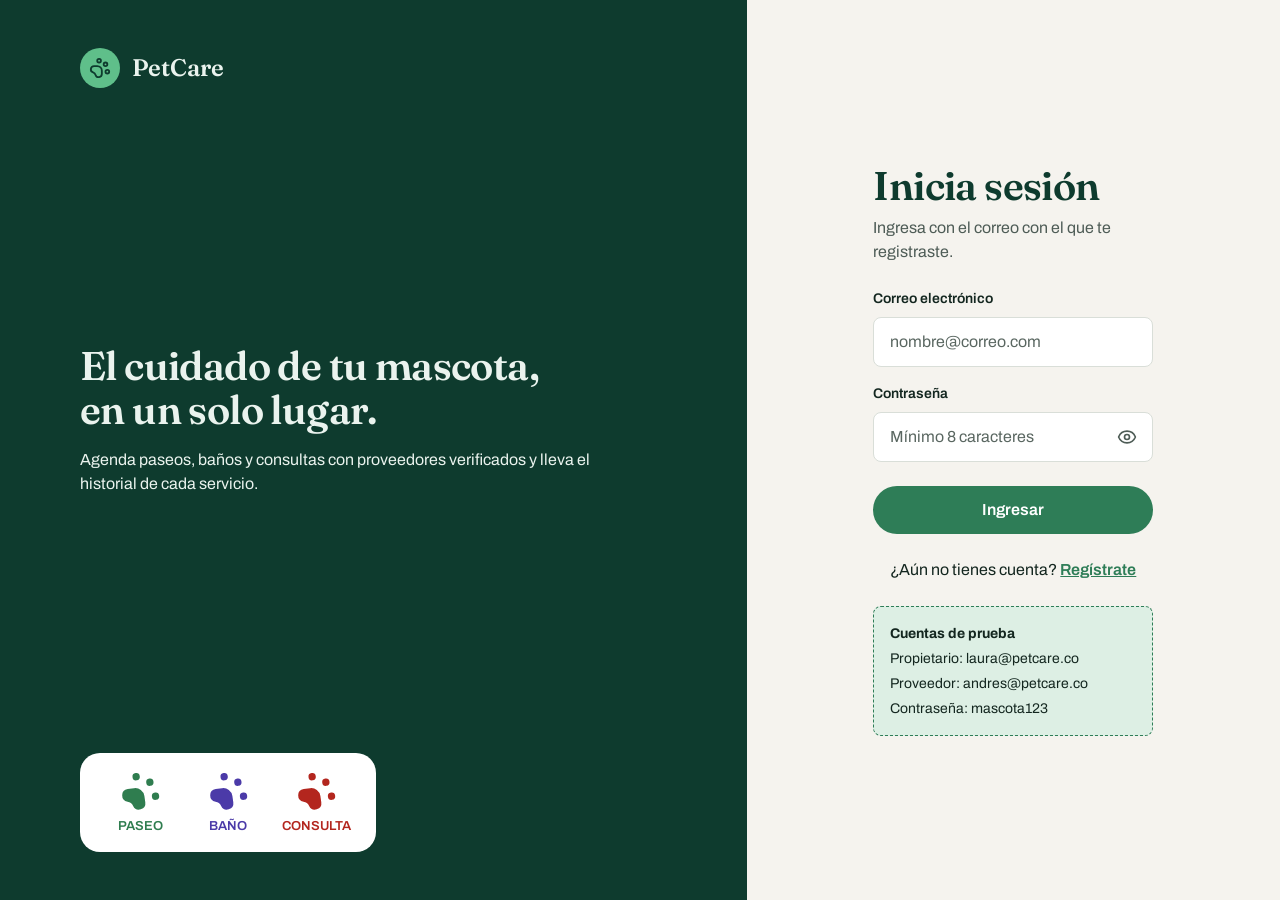
<file: index.html>
<!DOCTYPE html>
<html lang="es">

<head>
    <meta charset="UTF-8">
    <meta name="viewport" content="width=device-width, initial-scale=1.0">
    <meta name="description" content="PetCare: agenda servicios para tu mascota con proveedores verificados.">
    <title>Iniciar sesión | PetCare</title>

    <!-- Fuentes del UI Kit: Fraunces (títulos) y Archivo (texto) -->
    <link rel="preconnect" href="https://fonts.googleapis.com">
    <link rel="preconnect" href="https://fonts.gstatic.com" crossorigin>
    <link
        href="https://fonts.googleapis.com/css2?family=Archivo:wght@400;600&family=Fraunces:opsz,wght@9..144,600&display=swap"
        rel="stylesheet">

    <!-- Estilos: tokens -> base -> componentes -> pantallas -->
    <link rel="stylesheet" href="css/tokens.css">
    <link rel="stylesheet" href="css/base.css">
    <link rel="stylesheet" href="css/componentes.css">
    <link rel="stylesheet" href="css/pantallas.css">
</head>

<body class="pagina-acceso">

    <main class="acceso">

        <!-- Panel de marca (solo visible en tablet y escritorio) -->
        <section class="acceso__marca" aria-hidden="true">
            <a class="logo" href="index.html" tabindex="-1">
                <span class="logo__simbolo">
                    <svg viewBox="0 0 24 24" fill="none" stroke="currentColor" stroke-width="2" stroke-linecap="round"
                        stroke-linejoin="round">
                        <circle cx="11" cy="4" r="2" />
                        <circle cx="18" cy="8" r="2" />
                        <circle cx="20" cy="16" r="2" />
                        <path
                            d="M9 10a5 5 0 0 1 5 5v3.5a3.5 3.5 0 0 1-6.84 1.045Q6.52 17.48 4.46 16.84A3.5 3.5 0 0 1 5.5 10Z" />
                    </svg>
                </span>
                <span class="logo__nombre">PetCare</span>
            </a>

            <div class="acceso__mensaje">
                <p class="titulo">El cuidado de tu mascota, en un solo lugar.</p>
                <p>Agenda paseos, baños y consultas con proveedores verificados y lleva el historial de cada servicio.
                </p>
            </div>

            <ul class="acceso__huellas">
                <li class="huella huella--verde">
                    <span class="huella__dibujo">
                        <svg viewBox="0 0 24 24" fill="currentColor">
                            <circle cx="11" cy="4" r="2" />
                            <circle cx="18" cy="8" r="2" />
                            <circle cx="20" cy="16" r="2" />
                            <path
                                d="M9 10a5 5 0 0 1 5 5v3.5a3.5 3.5 0 0 1-6.84 1.045Q6.52 17.48 4.46 16.84A3.5 3.5 0 0 1 5.5 10Z" />
                        </svg>
                    </span>
                    Paseo
                </li>
                <li class="huella huella--violeta">
                    <span class="huella__dibujo">
                        <svg viewBox="0 0 24 24" fill="currentColor">
                            <circle cx="11" cy="4" r="2" />
                            <circle cx="18" cy="8" r="2" />
                            <circle cx="20" cy="16" r="2" />
                            <path
                                d="M9 10a5 5 0 0 1 5 5v3.5a3.5 3.5 0 0 1-6.84 1.045Q6.52 17.48 4.46 16.84A3.5 3.5 0 0 1 5.5 10Z" />
                        </svg>
                    </span>
                    Baño
                </li>
                <li class="huella huella--roja">
                    <span class="huella__dibujo">
                        <svg viewBox="0 0 24 24" fill="currentColor">
                            <circle cx="11" cy="4" r="2" />
                            <circle cx="18" cy="8" r="2" />
                            <circle cx="20" cy="16" r="2" />
                            <path
                                d="M9 10a5 5 0 0 1 5 5v3.5a3.5 3.5 0 0 1-6.84 1.045Q6.52 17.48 4.46 16.84A3.5 3.5 0 0 1 5.5 10Z" />
                        </svg>
                    </span>
                    Consulta
                </li>
            </ul>
        </section>

        <!-- Formulario de inicio de sesión (único para propietario y proveedor) -->
        <section class="acceso__formulario">
            <a class="logo logo--claro acceso__logo-celular" href="index.html">
                <span class="logo__simbolo">
                    <svg viewBox="0 0 24 24" fill="none" stroke="currentColor" stroke-width="2" stroke-linecap="round"
                        stroke-linejoin="round" aria-hidden="true">
                        <circle cx="11" cy="4" r="2" />
                        <circle cx="18" cy="8" r="2" />
                        <circle cx="20" cy="16" r="2" />
                        <path
                            d="M9 10a5 5 0 0 1 5 5v3.5a3.5 3.5 0 0 1-6.84 1.045Q6.52 17.48 4.46 16.84A3.5 3.5 0 0 1 5.5 10Z" />
                    </svg>
                </span>
                <span class="logo__nombre">PetCare</span>
            </a>

            <div class="acceso__encabezado">
                <h1>Inicia sesión</h1>
                <p class="texto-secundario">Ingresa con el correo con el que te registraste.</p>
            </div>

            <form id="form-acceso" class="acceso__campos" novalidate>
                <div class="campo" id="campo-correo">
                    <label class="campo__etiqueta" for="correo">Correo electrónico</label>
                    <input class="campo__entrada" type="email" id="correo" name="correo" placeholder="nombre@correo.com"
                        autocomplete="email" aria-describedby="error-correo" required>
                    <p class="campo__error" id="error-correo" hidden>Escribe un correo válido, por ejemplo
                        nombre@correo.com.</p>
                </div>

                <div class="campo" id="campo-clave">
                    <label class="campo__etiqueta" for="clave">Contraseña</label>
                    <div class="campo__con-boton">
                        <input class="campo__entrada" type="password" id="clave" name="clave"
                            placeholder="Mínimo 8 caracteres" autocomplete="current-password"
                            aria-describedby="error-clave" required minlength="8">
                        <button class="campo__boton-ver" type="button" id="ver-clave" aria-label="Mostrar contraseña"
                            aria-pressed="false">
                            <svg viewBox="0 0 24 24" fill="none" stroke="currentColor" stroke-width="2"
                                stroke-linecap="round" stroke-linejoin="round" aria-hidden="true">
                                <path
                                    d="M2.062 12.348a1 1 0 0 1 0-.696 10.75 10.75 0 0 1 19.876 0 1 1 0 0 1 0 .696 10.75 10.75 0 0 1-19.876 0" />
                                <circle cx="12" cy="12" r="3" />
                            </svg>
                        </button>
                    </div>
                    <p class="campo__error" id="error-clave" hidden>La contraseña debe tener al menos 8 caracteres.</p>
                </div>

                <button class="boton boton--principal boton--ancho" type="submit">Ingresar</button>
            </form>

            <p class="acceso__registro">
                ¿Aún no tienes cuenta? <a href="registro.html">Regístrate</a>
            </p>

            <!-- Datos de prueba para la revisión del prototipo -->
            <aside class="acceso__prueba" aria-label="Cuentas de prueba">
                <strong>Cuentas de prueba</strong>
                <span>Propietario: laura@petcare.co</span>
                <span>Proveedor: andres@petcare.co</span>
                <span>Contraseña: mascota123</span>
            </aside>
        </section>

    </main>

    <div class="aviso" id="aviso" role="status" aria-live="polite"></div>

    <script src="js/app.js"></script>
</body>

</html>
</file>
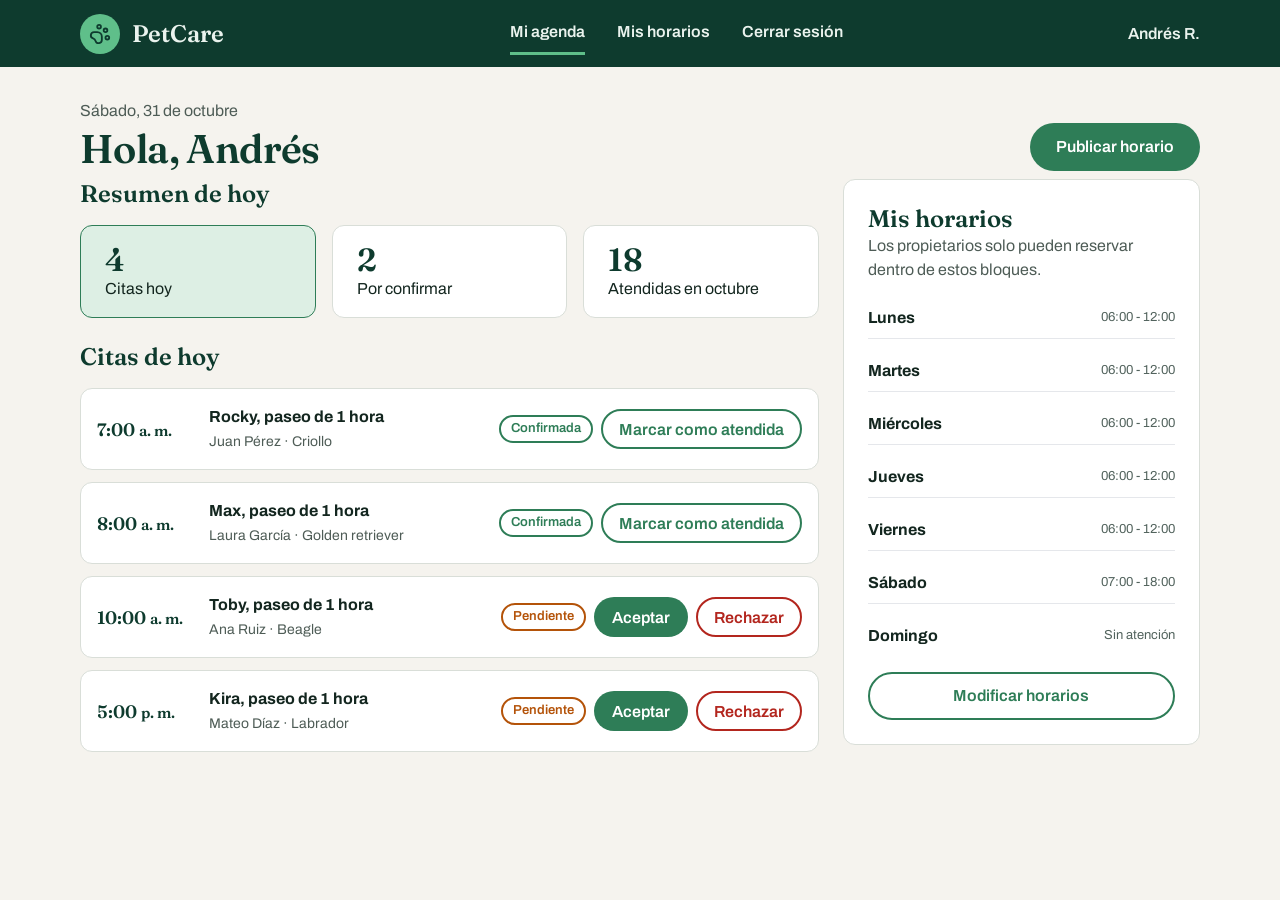
<file: agenda.html>
<!DOCTYPE html>
<html lang="es">

<head>
    <meta charset="UTF-8">
    <meta name="viewport" content="width=device-width, initial-scale=1.0">
    <title>Mi agenda | PetCare</title>

    <link rel="preconnect" href="https://fonts.googleapis.com">
    <link rel="preconnect" href="https://fonts.gstatic.com" crossorigin>
    <link
        href="https://fonts.googleapis.com/css2?family=Archivo:wght@400;600&family=Fraunces:opsz,wght@9..144,600&display=swap"
        rel="stylesheet">

    <link rel="stylesheet" href="css/tokens.css">
    <link rel="stylesheet" href="css/base.css">
    <link rel="stylesheet" href="css/componentes.css">
    <link rel="stylesheet" href="css/pantallas.css">
    <link rel="stylesheet" href="css/horarios.css">
</head>

<body>
    <a class="saltar-contenido" href="#contenido">Saltar al contenido</a>

    <!-- ORGANISMO: Barra de navegación (rol proveedor) -->
    <header class="barra">
        <div class="contenedor barra__interior">
            <a class="logo" href="agenda.html" aria-label="PetCare, ir a mi agenda">
                <span class="logo__simbolo">
                    <svg viewBox="0 0 24 24" fill="none" stroke="currentColor" stroke-width="2" stroke-linecap="round"
                        stroke-linejoin="round" aria-hidden="true">
                        <circle cx="11" cy="4" r="2" />
                        <circle cx="18" cy="8" r="2" />
                        <circle cx="20" cy="16" r="2" />
                        <path
                            d="M9 10a5 5 0 0 1 5 5v3.5a3.5 3.5 0 0 1-6.84 1.045Q6.52 17.48 4.46 16.84A3.5 3.5 0 0 1 5.5 10Z" />
                    </svg>
                </span>
                <span class="logo__nombre">PetCare</span>
            </a>

            <button class="barra__boton-menu" type="button" aria-expanded="false" aria-controls="menu-principal">
                <svg viewBox="0 0 24 24" fill="none" stroke="currentColor" stroke-width="2" stroke-linecap="round"
                    aria-hidden="true">
                    <line x1="4" x2="20" y1="6" y2="6" />
                    <line x1="4" x2="20" y1="12" y2="12" />
                    <line x1="4" x2="20" y1="18" y2="18" />
                </svg>
                Menú
            </button>

            <nav class="barra__menu" id="menu-principal" aria-label="Principal">
                <a href="agenda.html" aria-current="page">Mi agenda</a>
                <a href="#horarios" id="nav-horarios">Mis horarios</a>
                <a href="index.html">Cerrar sesión</a>
            </nav>

            <span class="barra__usuario">Andrés R.</span>
        </div>
    </header>

    <main id="contenido" class="contenedor pagina">

        <div class="encabezado-pagina">
            <div class="encabezado-pagina__textos">
                <p class="texto-secundario">Sábado, 31 de octubre</p>
                <h1>Hola, Andrés</h1>
            </div>
            <button class="boton boton--principal" type="button"
                data-aviso="Horario publicado. Ya aparece disponible para los propietarios.">
                Publicar horario
            </button>
        </div>

        <div class="cuadricula">

            <!-- Columna principal -->
            <div class="col-principal contenido">

                <!-- Resumen de 3 datos clave -->
                <section class="seccion" aria-labelledby="titulo-resumen">
                    <h2 id="titulo-resumen">Resumen de hoy</h2>
                    <div class="resumen">
                        <div class="resumen__dato resumen__dato--destacado">
                            <span class="resumen__numero">4</span>
                            <span>Citas hoy</span>
                        </div>
                        <div class="resumen__dato">
                            <span class="resumen__numero">2</span>
                            <span>Por confirmar</span>
                        </div>
                        <div class="resumen__dato">
                            <span class="resumen__numero">18</span>
                            <span>Atendidas en octubre</span>
                        </div>
                    </div>
                </section>

                <!-- MOLÉCULA: Filas de agenda -->
                <section class="seccion" aria-labelledby="titulo-agenda">
                    <h2 id="titulo-agenda">Citas de hoy</h2>

                    <ol class="agenda">
                        <li class="fila-agenda">
                            <span class="fila-agenda__hora">7:00 <small>a. m.</small></span>
                            <div class="fila-agenda__cita">
                                <strong>Rocky, paseo de 1 hora</strong>
                                <span>Juan Pérez · Criollo</span>
                            </div>
                            <div class="fila-agenda__acciones">
                                <span class="chip chip--confirmada">Confirmada</span>
                                <button class="boton boton--secundario boton--pequeno" type="button"
                                    data-estado="atendida">Marcar como atendida</button>
                            </div>
                        </li>

                        <li class="fila-agenda">
                            <span class="fila-agenda__hora">8:00 <small>a. m.</small></span>
                            <div class="fila-agenda__cita">
                                <strong>Max, paseo de 1 hora</strong>
                                <span>Laura García · Golden retriever</span>
                            </div>
                            <div class="fila-agenda__acciones">
                                <span class="chip chip--confirmada">Confirmada</span>
                                <button class="boton boton--secundario boton--pequeno" type="button"
                                    data-estado="atendida">Marcar como atendida</button>
                            </div>
                        </li>

                        <li class="fila-agenda">
                            <span class="fila-agenda__hora">10:00 <small>a. m.</small></span>
                            <div class="fila-agenda__cita">
                                <strong>Toby, paseo de 1 hora</strong>
                                <span>Ana Ruiz · Beagle</span>
                            </div>
                            <div class="fila-agenda__acciones">
                                <span class="chip chip--pendiente">Pendiente</span>
                                <button class="boton boton--principal boton--pequeno" type="button"
                                    data-estado="confirmada">Aceptar</button>
                                <button class="boton boton--peligro boton--pequeno" type="button"
                                    data-estado="rechazada">Rechazar</button>
                            </div>
                        </li>

                        <li class="fila-agenda">
                            <span class="fila-agenda__hora">5:00 <small>p. m.</small></span>
                            <div class="fila-agenda__cita">
                                <strong>Kira, paseo de 1 hora</strong>
                                <span>Mateo Díaz · Labrador</span>
                            </div>
                            <div class="fila-agenda__acciones">
                                <span class="chip chip--pendiente">Pendiente</span>
                                <button class="boton boton--principal boton--pequeno" type="button"
                                    data-estado="confirmada">Aceptar</button>
                                <button class="boton boton--peligro boton--pequeno" type="button"
                                    data-estado="rechazada">Rechazar</button>
                            </div>
                        </li>
                    </ol>
                </section>
            </div>

            <!-- Columna lateral: horarios publicados (HU004) -->
            <aside class="col-lateral contenido">
                <section class="caja" id="horarios" aria-labelledby="titulo-horarios">
                    <div>
                        <h2 id="titulo-horarios">Mis horarios</h2>
                        <p class="texto-secundario">Los propietarios solo pueden reservar dentro de estos bloques.</p>
                    </div>

                    <ul class="lista" id="lista-horarios">
                        <li>
                            <strong>Lunes a viernes</strong><br>
                            <span class="texto-secundario">6:00 a. m. a 12:00 m.</span>
                        </li>
                        <li>
                            <strong>Sábados</strong><br>
                            <span class="texto-secundario">7:00 a. m. a 6:00 p. m.</span>
                        </li>
                        <li>
                            <strong>Domingos</strong><br>
                            <span class="texto-secundario">Sin atención</span>
                        </li>
                    </ul>

                    <button class="boton boton--secundario boton--ancho" type="button"
                        id="btn-modificar-horarios">
                        Modificar horarios
                    </button>
                    <dialog id="modal-horarios" aria-labelledby="titulo-modal-horarios">
                        <form id="form-horarios">
                            <h3 id="titulo-modal-horarios">Editar horarios de atención</h3>

                            <p class="texto-secundario">
                                Configura los días y las horas en los que estás disponible.
                            </p>

                            <div id="campos-horarios"></div>

                            <p id="error-horarios" role="alert" hidden></p>

                            <div class="horarios-acciones">
                                <button class="boton boton--principal" type="submit">
                                Guardar horarios
                                </button>

                                <button class="boton boton--secundario" type="button"
                                    id="btn-cancelar-horarios">
                                Cancelar
                                </button>
                            </div>
                        </form>
                    </dialog>
                </section>
            </aside>

        </div>
    </main>

    <div class="aviso" id="aviso" role="status" aria-live="polite"></div>

    <script src="js/app.js"></script>
    <script src="js/horarios.js"></script>
</body>

</html>
</file>
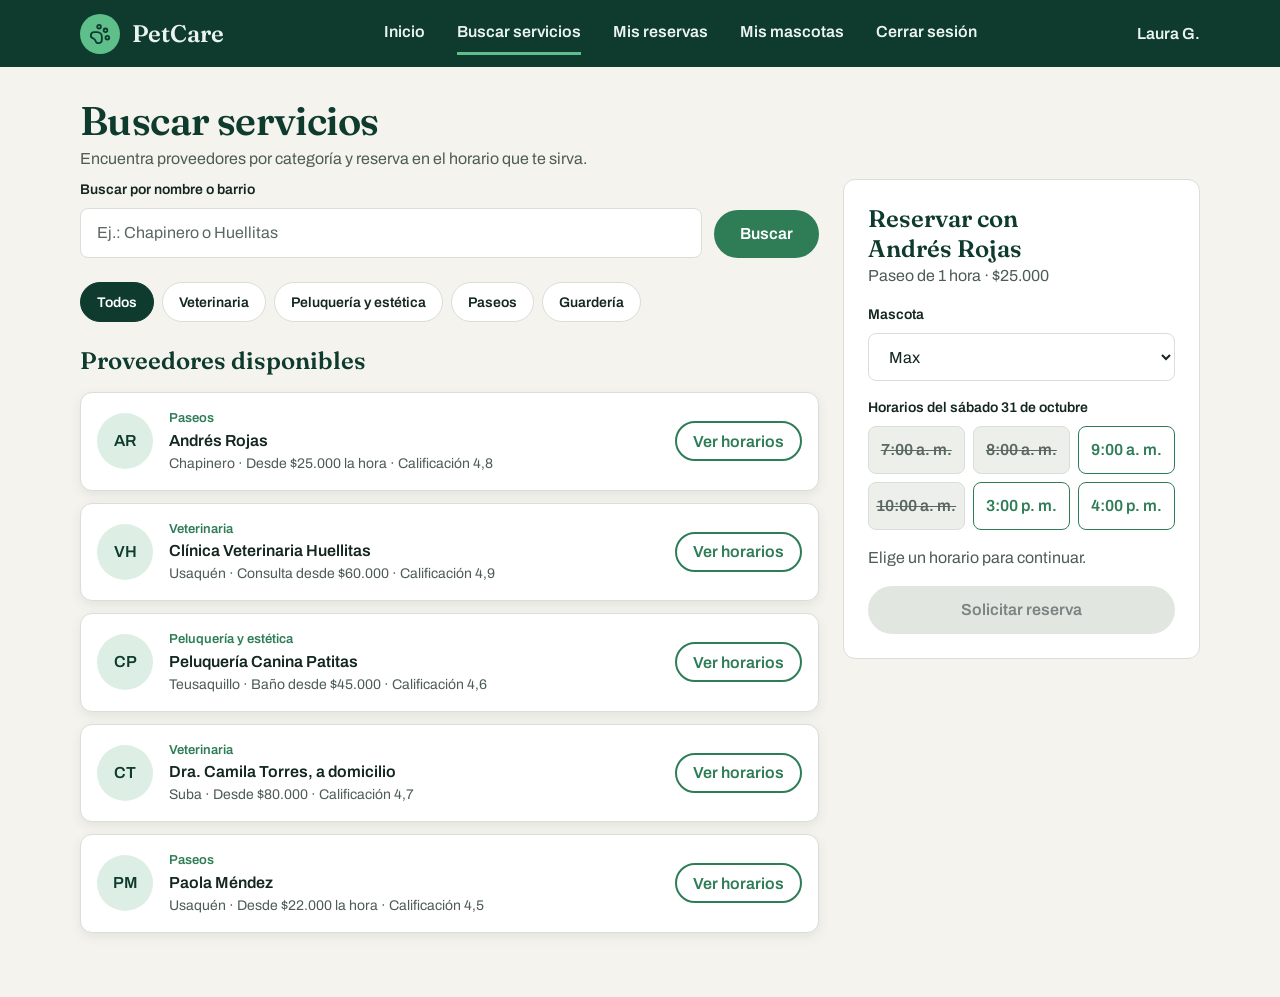
<file: buscar.html>
<!DOCTYPE html>
<html lang="es">

<head>
    <meta charset="UTF-8">
    <meta name="viewport" content="width=device-width, initial-scale=1.0">
    <title>Buscar servicios | PetCare</title>

    <link rel="preconnect" href="https://fonts.googleapis.com">
    <link rel="preconnect" href="https://fonts.gstatic.com" crossorigin>
    <link
        href="https://fonts.googleapis.com/css2?family=Archivo:wght@400;600&family=Fraunces:opsz,wght@9..144,600&display=swap"
        rel="stylesheet">

    <link rel="stylesheet" href="css/tokens.css">
    <link rel="stylesheet" href="css/base.css">
    <link rel="stylesheet" href="css/componentes.css">
    <link rel="stylesheet" href="css/pantallas.css">
</head>

<body>
    <a class="saltar-contenido" href="#contenido">Saltar al contenido</a>

    <!-- ORGANISMO: Barra de navegación (rol propietario) -->
    <header class="barra">
        <div class="contenedor barra__interior">
            <a class="logo" href="propietario.html" aria-label="PetCare, ir al inicio">
                <span class="logo__simbolo">
                    <svg viewBox="0 0 24 24" fill="none" stroke="currentColor" stroke-width="2" stroke-linecap="round"
                        stroke-linejoin="round" aria-hidden="true">
                        <circle cx="11" cy="4" r="2" />
                        <circle cx="18" cy="8" r="2" />
                        <circle cx="20" cy="16" r="2" />
                        <path
                            d="M9 10a5 5 0 0 1 5 5v3.5a3.5 3.5 0 0 1-6.84 1.045Q6.52 17.48 4.46 16.84A3.5 3.5 0 0 1 5.5 10Z" />
                    </svg>
                </span>
                <span class="logo__nombre">PetCare</span>
            </a>

            <button class="barra__boton-menu" type="button" aria-expanded="false" aria-controls="menu-principal">
                <svg viewBox="0 0 24 24" fill="none" stroke="currentColor" stroke-width="2" stroke-linecap="round"
                    aria-hidden="true">
                    <line x1="4" x2="20" y1="6" y2="6" />
                    <line x1="4" x2="20" y1="12" y2="12" />
                    <line x1="4" x2="20" y1="18" y2="18" />
                </svg>
                Menú
            </button>

            <nav class="barra__menu" id="menu-principal" aria-label="Principal">
                <a href="propietario.html">Inicio</a>
                <a href="buscar.html" aria-current="page">Buscar servicios</a>
                <a href="propietario.html#reservas">Mis reservas</a>
                <a href="mascotas.html">Mis mascotas</a>
                <a href="index.html">Cerrar sesión</a>
            </nav>

            <span class="barra__usuario">Laura G.</span>
        </div>
    </header>

    <main id="contenido" class="contenedor pagina">

        <div class="encabezado-pagina">
            <div class="encabezado-pagina__textos">
                <h1>Buscar servicios</h1>
                <p class="texto-secundario">Encuentra proveedores por categoría y reserva en el horario que te sirva.
                </p>
            </div>
        </div>

        <div class="cuadricula">

            <!-- Columna principal: búsqueda, filtros y resultados -->
            <div class="col-principal contenido">

                <form class="buscador" id="form-busqueda" role="search">
                    <div class="campo">
                        <label class="campo__etiqueta" for="busqueda">Buscar por nombre o barrio</label>
                        <input class="campo__entrada" type="search" id="busqueda" name="busqueda"
                            placeholder="Ej.: Chapinero o Huellitas" autocomplete="off">
                    </div>
                    <button class="boton boton--principal" type="submit">Buscar</button>
                </form>

                <!-- ÁTOMO: Filtros de categoría (HU003) -->
                <div class="filtros" role="group" aria-label="Filtrar por categoría">
                    <button class="filtro" type="button" data-categoria="todos" aria-pressed="true">Todos</button>
                    <button class="filtro" type="button" data-categoria="veterinaria"
                        aria-pressed="false">Veterinaria</button>
                    <button class="filtro" type="button" data-categoria="peluqueria" aria-pressed="false">Peluquería y
                        estética</button>
                    <button class="filtro" type="button" data-categoria="paseos" aria-pressed="false">Paseos</button>
                    <button class="filtro" type="button" data-categoria="guarderia"
                        aria-pressed="false">Guardería</button>
                </div>

                <!-- MOLÉCULA: Tarjetas de proveedor -->
                <section class="seccion" aria-labelledby="titulo-resultados">
                    <h2 id="titulo-resultados">Proveedores disponibles</h2>

                    <ul class="lista" data-filtrable>
                        <li class="tarjeta-proveedor" data-categoria="paseos">
                            <span class="tarjeta-proveedor__foto" aria-hidden="true">AR</span>
                            <div>
                                <p class="tarjeta-proveedor__categoria">Paseos</p>
                                <p class="tarjeta-proveedor__nombre">Andrés Rojas</p>
                                <p class="tarjeta-proveedor__detalle">Chapinero · Desde $25.000 la hora · Calificación
                                    4,8</p>
                            </div>
                            <a class="boton boton--secundario boton--pequeno" href="#reserva">Ver horarios</a>
                        </li>

                        <li class="tarjeta-proveedor" data-categoria="veterinaria">
                            <span class="tarjeta-proveedor__foto" aria-hidden="true">VH</span>
                            <div>
                                <p class="tarjeta-proveedor__categoria">Veterinaria</p>
                                <p class="tarjeta-proveedor__nombre">Clínica Veterinaria Huellitas</p>
                                <p class="tarjeta-proveedor__detalle">Usaquén · Consulta desde $60.000 · Calificación
                                    4,9</p>
                            </div>
                            <a class="boton boton--secundario boton--pequeno" href="#reserva">Ver horarios</a>
                        </li>

                        <li class="tarjeta-proveedor" data-categoria="peluqueria">
                            <span class="tarjeta-proveedor__foto" aria-hidden="true">CP</span>
                            <div>
                                <p class="tarjeta-proveedor__categoria">Peluquería y estética</p>
                                <p class="tarjeta-proveedor__nombre">Peluquería Canina Patitas</p>
                                <p class="tarjeta-proveedor__detalle">Teusaquillo · Baño desde $45.000 · Calificación
                                    4,6</p>
                            </div>
                            <a class="boton boton--secundario boton--pequeno" href="#reserva">Ver horarios</a>
                        </li>

                        <li class="tarjeta-proveedor" data-categoria="veterinaria">
                            <span class="tarjeta-proveedor__foto" aria-hidden="true">CT</span>
                            <div>
                                <p class="tarjeta-proveedor__categoria">Veterinaria</p>
                                <p class="tarjeta-proveedor__nombre">Dra. Camila Torres, a domicilio</p>
                                <p class="tarjeta-proveedor__detalle">Suba · Desde $80.000 · Calificación 4,7</p>
                            </div>
                            <a class="boton boton--secundario boton--pequeno" href="#reserva">Ver horarios</a>
                        </li>

                        <li class="tarjeta-proveedor" data-categoria="paseos">
                            <span class="tarjeta-proveedor__foto" aria-hidden="true">PM</span>
                            <div>
                                <p class="tarjeta-proveedor__categoria">Paseos</p>
                                <p class="tarjeta-proveedor__nombre">Paola Méndez</p>
                                <p class="tarjeta-proveedor__detalle">Usaquén · Desde $22.000 la hora · Calificación 4,5
                                </p>
                            </div>
                            <a class="boton boton--secundario boton--pequeno" href="#reserva">Ver horarios</a>
                        </li>
                    </ul>

                    <!-- HU003, escenario "Sin resultados" -->
                    <p class="mensaje-vacio" id="sin-resultados" hidden>
                        No hay servicios disponibles con ese filtro por ahora. Prueba con otra categoría u otra
                        búsqueda.
                    </p>
                </section>
            </div>

            <!-- Columna lateral: reserva (HU001) -->
            <aside class="col-lateral contenido">
                <section class="caja" id="reserva" aria-labelledby="titulo-reserva">
                    <div>
                        <h2 id="titulo-reserva">Reservar con Andrés Rojas</h2>
                        <p class="texto-secundario">Paseo de 1 hora · $25.000</p>
                    </div>

                    <div class="campo">
                        <label class="campo__etiqueta" for="mascota">Mascota</label>
                        <select class="campo__entrada" id="mascota" name="mascota">
                            <option>Max</option>
                            <option>Luna</option>
                        </select>
                    </div>

                    <!-- ÁTOMO: Franjas horarias -->
                    <div class="campo">
                        <p class="campo__etiqueta" id="etiqueta-horarios">Horarios del sábado 31 de octubre</p>
                        <div class="franjas" role="group" aria-labelledby="etiqueta-horarios">
                            <button class="franja" type="button" disabled aria-label="7:00 a. m., ocupado">7:00 a.
                                m.</button>
                            <button class="franja" type="button" disabled aria-label="8:00 a. m., ocupado">8:00 a.
                                m.</button>
                            <button class="franja" type="button" aria-pressed="false">9:00 a. m.</button>
                            <button class="franja" type="button" disabled aria-label="10:00 a. m., ocupado">10:00 a.
                                m.</button>
                            <button class="franja" type="button" aria-pressed="false">3:00 p. m.</button>
                            <button class="franja" type="button" aria-pressed="false">4:00 p. m.</button>
                        </div>
                    </div>

                    <button class="boton boton--principal boton--ancho" type="button"
                        data-aviso="Solicitud enviada. Queda pendiente hasta que Andrés Rojas la acepte.">
                        Solicitar reserva
                    </button>
                </section>
            </aside>

        </div>
    </main>

    <div class="aviso" id="aviso" role="status" aria-live="polite"></div>

    <script src="js/app.js"></script>
</body>

</html>
</file>
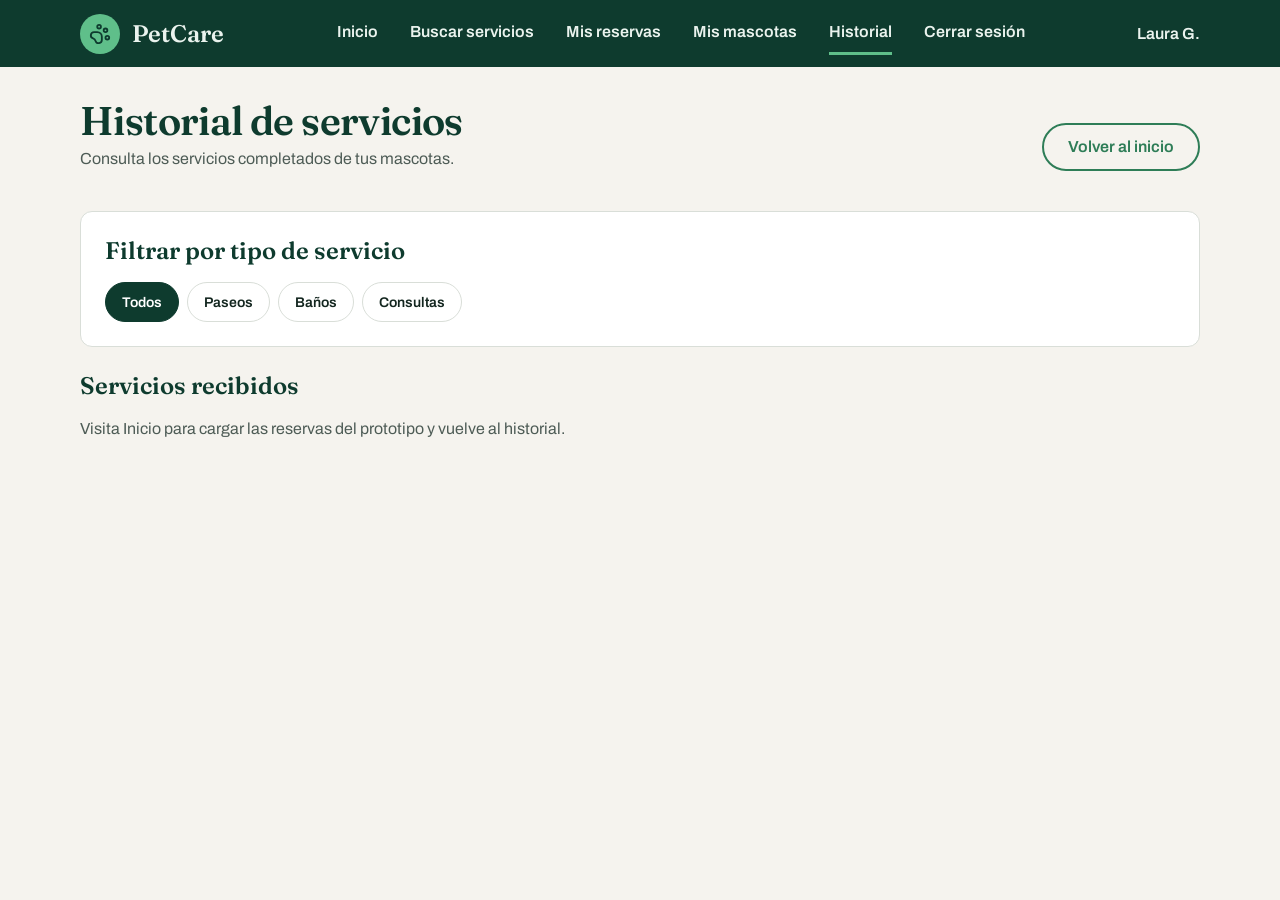
<file: historial.html>
<!DOCTYPE html>
<html lang="es">

<head>
    <meta charset="UTF-8">
    <meta name="viewport" content="width=device-width, initial-scale=1.0">
    <title>Historial de servicios | PetCare</title>

    <link rel="preconnect" href="https://fonts.googleapis.com">
    <link rel="preconnect" href="https://fonts.gstatic.com" crossorigin>
    <link
        href="https://fonts.googleapis.com/css2?family=Archivo:wght@400;600&family=Fraunces:opsz,wght@9..144,600&display=swap"
        rel="stylesheet">

    <link rel="stylesheet" href="css/tokens.css">
    <link rel="stylesheet" href="css/base.css">
    <link rel="stylesheet" href="css/componentes.css">
    <link rel="stylesheet" href="css/pantallas.css">
    <link rel="stylesheet" href="css/calificaciones.css">
</head>

<body>
    <a class="saltar-contenido" href="#contenido">Saltar al contenido</a>

    <!-- ORGANISMO: Barra de navegación (rol propietario) -->
    <header class="barra">
        <div class="contenedor barra__interior">
            <a class="logo" href="propietario.html" aria-label="PetCare, ir al inicio">
                <span class="logo__simbolo">
                    <svg viewBox="0 0 24 24" fill="none" stroke="currentColor" stroke-width="2" stroke-linecap="round"
                        stroke-linejoin="round" aria-hidden="true">
                        <circle cx="11" cy="4" r="2" />
                        <circle cx="18" cy="8" r="2" />
                        <circle cx="20" cy="16" r="2" />
                        <path
                            d="M9 10a5 5 0 0 1 5 5v3.5a3.5 3.5 0 0 1-6.84 1.045Q6.52 17.48 4.46 16.84A3.5 3.5 0 0 1 5.5 10Z" />
                    </svg>
                </span>
                <span class="logo__nombre">PetCare</span>
            </a>

            <button class="barra__boton-menu" type="button" aria-expanded="false" aria-controls="menu-principal">
                <svg viewBox="0 0 24 24" fill="none" stroke="currentColor" stroke-width="2" stroke-linecap="round"
                    aria-hidden="true">
                    <line x1="4" x2="20" y1="6" y2="6" />
                    <line x1="4" x2="20" y1="12" y2="12" />
                    <line x1="4" x2="20" y1="18" y2="18" />
                </svg>
                Menú
            </button>

            <nav class="barra__menu" id="menu-principal" aria-label="Principal">
                <a href="propietario.html">Inicio</a>
                <a href="buscar.html">Buscar servicios</a>
                <a href="propietario.html#reservas">Mis reservas</a>
                <a href="propietario.html#mascotas">Mis mascotas</a>
                <a href="historial.html" aria-current="page">Historial</a>
                <a href="index.html">Cerrar sesión</a>
            </nav>

            <span class="barra__usuario">Laura G.</span>
        </div>
    </header>

    <main id="contenido" class="contenedor pagina">
        <div class="encabezado-pagina">
            <div class="encabezado-pagina__textos">
                <h1>Historial de servicios</h1>
                <p class="texto-secundario">Consulta los servicios completados de tus mascotas.</p>
            </div>
            <a class="boton boton--secundario" href="propietario.html">Volver al inicio</a>
        </div>
        <div class="contenido">
            <section class="seccion caja" aria-labelledby="titulo-filtros-historial">
                <h2 id="titulo-filtros-historial">Filtrar por tipo de servicio</h2>
                <div class="filtros" id="filtros-historial" role="group" aria-label="Tipo de servicio">
                    <button type="button" class="filtro" data-servicio="todos" aria-pressed="true">Todos</button>
                    <button type="button" class="filtro" data-servicio="Paseo" aria-pressed="false">Paseos</button>
                    <button type="button" class="filtro" data-servicio="Baño" aria-pressed="false">Baños</button>
                    <button type="button" class="filtro" data-servicio="Consulta" aria-pressed="false">Consultas</button>
                </div>
            </section>
            <section class="seccion" aria-labelledby="titulo-servicios-historial">
                <h2 id="titulo-servicios-historial">Servicios recibidos</h2>
                <p class="texto-secundario" id="mensaje-historial" role="status" aria-live="polite"></p>
                <ul class="lista" id="lista-historial"></ul>
            </section>
        </div>
    </main>
    <!-- HU5: Modal de calificaciones y comentarios -->
<dialog id="modal-calificacion"
        class="modal-calificacion"
        aria-labelledby="titulo-calificacion">

    <form id="form-calificacion">

        <h2 id="titulo-calificacion">Calificar servicio</h2>

        <p id="detalle-calificacion"
           class="texto-secundario"></p>

        <fieldset class="calificacion-campo">
            <legend>¿Cómo fue tu experiencia?</legend>

            <div class="calificacion-estrellas"
                 id="estrellas-calificacion">

                <button type="button" data-valor="1"
                        aria-label="1 estrella"
                        aria-pressed="false">★</button>

                <button type="button" data-valor="2"
                        aria-label="2 estrellas"
                        aria-pressed="false">★</button>

                <button type="button" data-valor="3"
                        aria-label="3 estrellas"
                        aria-pressed="false">★</button>

                <button type="button" data-valor="4"
                        aria-label="4 estrellas"
                        aria-pressed="false">★</button>

                <button type="button" data-valor="5"
                        aria-label="5 estrellas"
                        aria-pressed="false">★</button>

            </div>

            <p id="texto-calificacion"
               class="texto-secundario"
               aria-live="polite">
                Selecciona una calificación.
            </p>
        </fieldset>

        <div class="campo">
            <label class="campo__etiqueta"
                   for="comentario-calificacion">
                Comentario (opcional)
            </label>

            <textarea id="comentario-calificacion"
                      class="campo__entrada"
                      rows="4"
                      maxlength="500"
                      placeholder="Cuéntanos cómo fue el servicio..."></textarea>

            <span id="contador-comentario"
                  class="texto-secundario">
                0/500 caracteres
            </span>
        </div>

        <p id="error-calificacion"
           class="campo__error"
           role="alert"></p>

        <div class="calificacion-acciones">

            <button type="button"
                    id="cancelar-calificacion"
                    class="boton boton--secundario">
                Cancelar
            </button>

            <button type="submit"
                    class="boton boton--principal">
                Guardar calificación
            </button>

        </div>

    </form>
</dialog>
    <div class="aviso" id="aviso" role="status" aria-live="polite"></div>
    <script src="js/app.js"></script>
    <script src="js/calificaciones.js"></script>
    <script src="js/historial.js"></script>
</body>
</html>
</file>
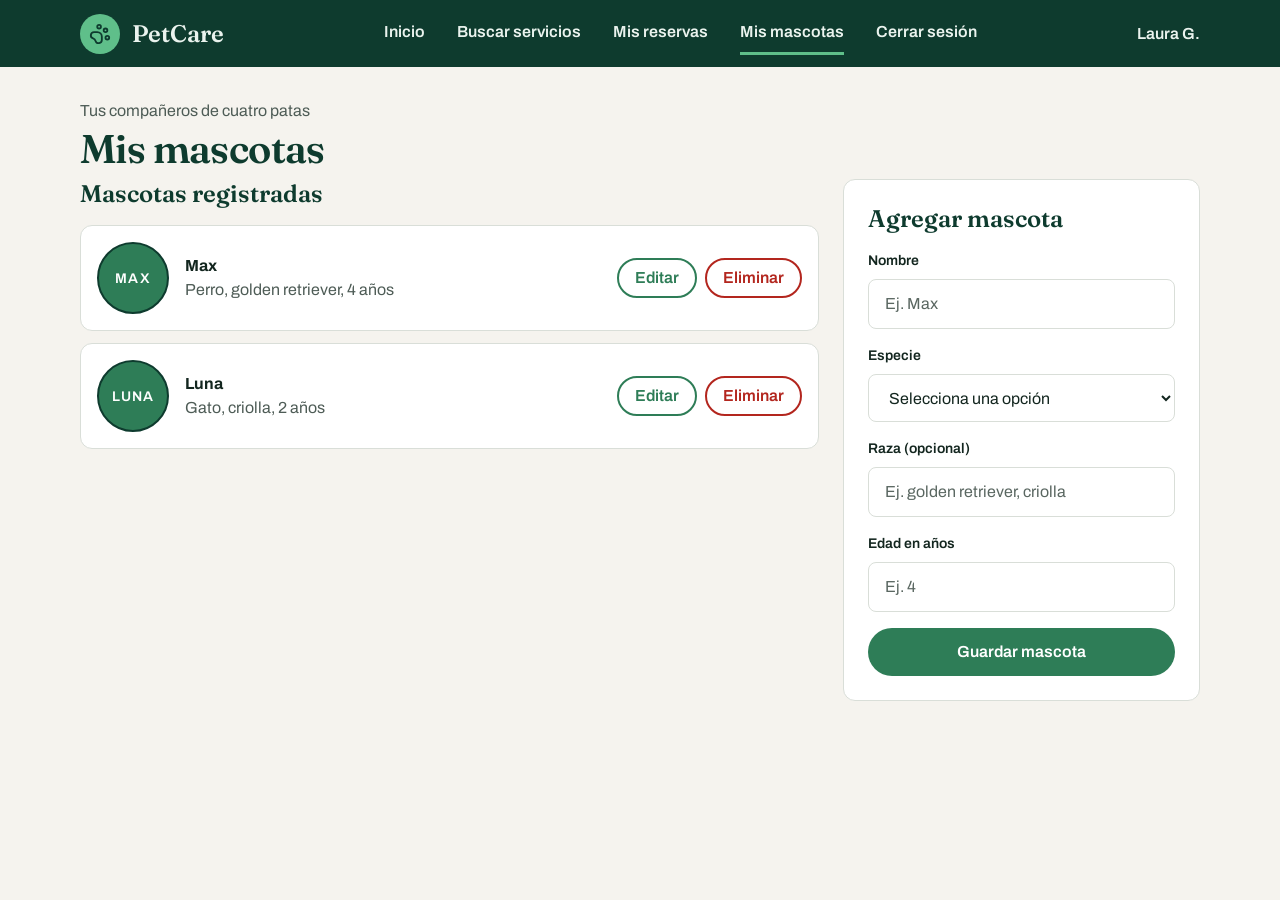
<file: mascotas.html>
<!DOCTYPE html>
<html lang="es">

<head>
    <meta charset="UTF-8">
    <meta name="viewport" content="width=device-width, initial-scale=1.0">
    <title>Mis mascotas | PetCare</title>

    <link rel="preconnect" href="https://fonts.googleapis.com">
    <link rel="preconnect" href="https://fonts.gstatic.com" crossorigin>
    <link
        href="https://fonts.googleapis.com/css2?family=Archivo:wght@400;600&family=Fraunces:opsz,wght@9..144,600&display=swap"
        rel="stylesheet">

    <link rel="stylesheet" href="css/tokens.css">
    <link rel="stylesheet" href="css/base.css">
    <link rel="stylesheet" href="css/componentes.css">
    <link rel="stylesheet" href="css/pantallas.css">
    <!-- HU2: estilos propios de esta pantalla -->
    <link rel="stylesheet" href="css/mascotas.css">
</head>

<body>
    <a class="saltar-contenido" href="#contenido">Saltar al contenido</a>

    <!-- ORGANISMO: Barra de navegación (rol propietario) -->
    <header class="barra">
        <div class="contenedor barra__interior">
            <a class="logo" href="propietario.html" aria-label="PetCare, ir al inicio">
                <span class="logo__simbolo">
                    <svg viewBox="0 0 24 24" fill="none" stroke="currentColor" stroke-width="2" stroke-linecap="round"
                        stroke-linejoin="round" aria-hidden="true">
                        <circle cx="11" cy="4" r="2" />
                        <circle cx="18" cy="8" r="2" />
                        <circle cx="20" cy="16" r="2" />
                        <path
                            d="M9 10a5 5 0 0 1 5 5v3.5a3.5 3.5 0 0 1-6.84 1.045Q6.52 17.48 4.46 16.84A3.5 3.5 0 0 1 5.5 10Z" />
                    </svg>
                </span>
                <span class="logo__nombre">PetCare</span>
            </a>

            <button class="barra__boton-menu" type="button" aria-expanded="false" aria-controls="menu-principal">
                <svg viewBox="0 0 24 24" fill="none" stroke="currentColor" stroke-width="2" stroke-linecap="round"
                    aria-hidden="true">
                    <line x1="4" x2="20" y1="6" y2="6" />
                    <line x1="4" x2="20" y1="12" y2="12" />
                    <line x1="4" x2="20" y1="18" y2="18" />
                </svg>
                Menú
            </button>

            <nav class="barra__menu" id="menu-principal" aria-label="Principal">
                <a href="propietario.html">Inicio</a>
                <a href="buscar.html">Buscar servicios</a>
                <a href="propietario.html#reservas">Mis reservas</a>
                <a href="mascotas.html" aria-current="page">Mis mascotas</a>
                <a href="index.html">Cerrar sesión</a>
            </nav>

            <span class="barra__usuario">Laura G.</span>
        </div>
    </header>

    <main id="contenido" class="contenedor pagina">

        <div class="encabezado-pagina">
            <div class="encabezado-pagina__textos">
                <p class="texto-secundario">Tus compañeros de cuatro patas</p>
                <h1>Mis mascotas</h1>
            </div>
        </div>

        <div class="cuadricula">

            <!-- Columna principal: lista de mascotas -->
            <div class="col-principal contenido">
                <section class="seccion" aria-labelledby="titulo-lista">
                    <h2 id="titulo-lista">Mascotas registradas</h2>

                    <ul class="lista" id="lista-mascotas"></ul>

                    <p class="texto-secundario" id="sin-mascotas" hidden>
                        Aún no tienes mascotas registradas. Agrega la primera con el formulario.
                    </p>
                </section>
            </div>

            <!-- Columna lateral: formulario para agregar o editar -->
            <aside class="col-lateral contenido" aria-labelledby="titulo-form">
                <section class="caja">
                    <h2 id="titulo-form">Agregar mascota</h2>

                    <form id="form-mascota" class="form-mascota" novalidate>

                        <div class="campo" id="campo-nombre">
                            <label class="campo__etiqueta" for="nombre">Nombre</label>
                            <input class="campo__entrada" type="text" id="nombre" name="nombre" maxlength="30"
                                placeholder="Ej. Max" aria-describedby="error-nombre" required>
                            <p class="campo__error" id="error-nombre" hidden></p>
                        </div>

                        <div class="campo" id="campo-especie">
                            <label class="campo__etiqueta" for="especie">Especie</label>
                            <select class="campo__entrada" id="especie" name="especie"
                                aria-describedby="error-especie" required>
                                <option value="">Selecciona una opción</option>
                                <option value="Perro">Perro</option>
                                <option value="Gato">Gato</option>
                                <option value="Otro">Otro</option>
                            </select>
                            <p class="campo__error" id="error-especie" hidden></p>
                        </div>

                        <div class="campo" id="campo-raza">
                            <label class="campo__etiqueta" for="raza">Raza (opcional)</label>
                            <input class="campo__entrada" type="text" id="raza" name="raza" maxlength="40"
                                placeholder="Ej. golden retriever, criolla" aria-describedby="error-raza">
                            <p class="campo__error" id="error-raza" hidden></p>
                        </div>

                        <div class="campo" id="campo-edad">
                            <label class="campo__etiqueta" for="edad">Edad en años</label>
                            <input class="campo__entrada" type="number" id="edad" name="edad" min="0" max="30"
                                step="1" inputmode="numeric" placeholder="Ej. 4" aria-describedby="error-edad"
                                required>
                            <p class="campo__error" id="error-edad" hidden></p>
                        </div>

                        <button class="boton boton--principal boton--ancho" type="submit" id="boton-guardar">
                            Guardar mascota
                        </button>
                        <button class="boton boton--secundario boton--ancho" type="button" id="boton-cancelar" hidden>
                            Cancelar edición
                        </button>
                    </form>
                </section>
            </aside>

        </div>
    </main>

    <div class="aviso" id="aviso" role="status" aria-live="polite"></div>

    <!-- app.js: menú del celular y avisos. mascotas.js: toda la lógica de la HU2 -->
    <script src="js/app.js"></script>
    <script src="js/mascotas.js"></script>
</body>

</html>
</file>
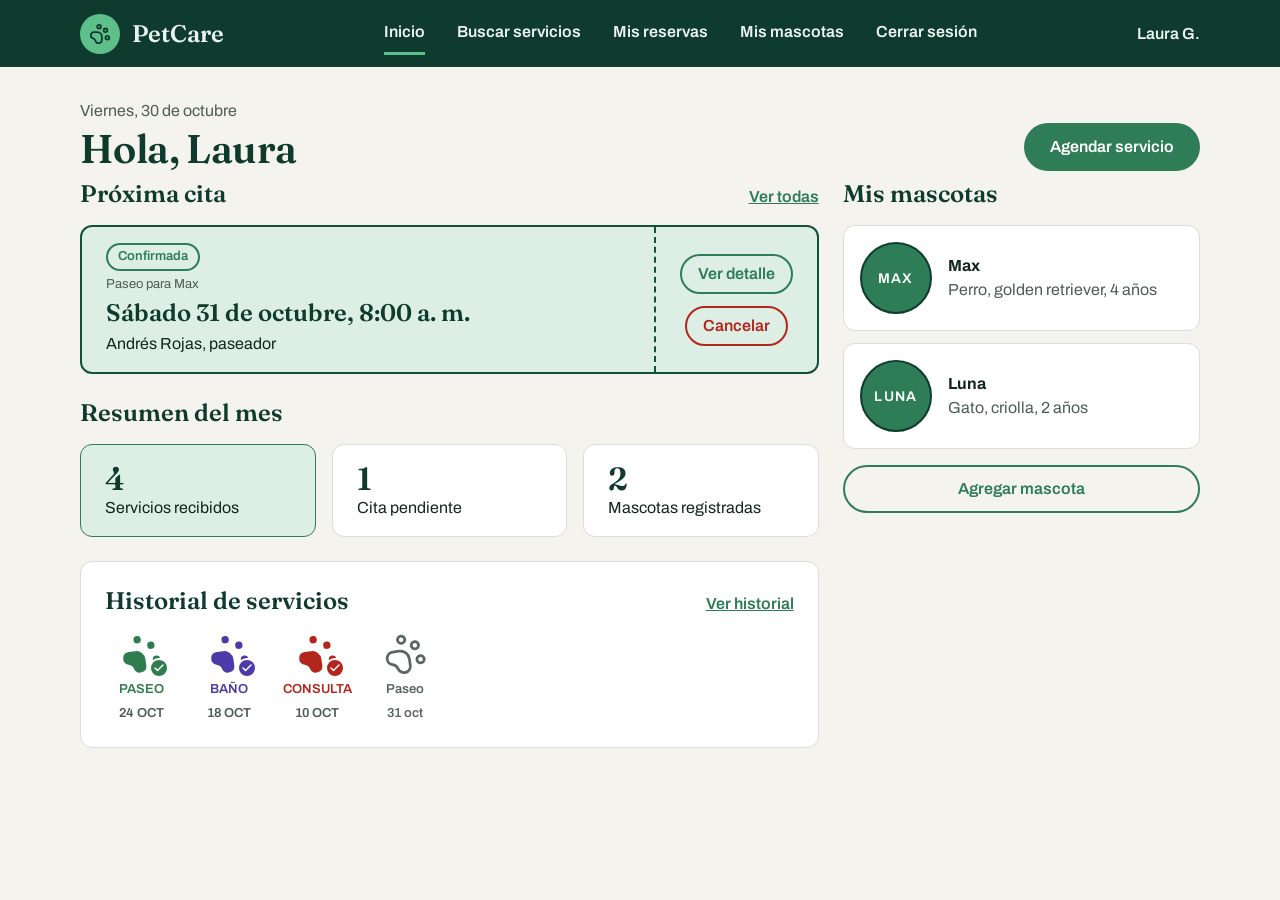
<file: propietario.html>
<!DOCTYPE html>
<html lang="es">

<head>
    <meta charset="UTF-8">
    <meta name="viewport" content="width=device-width, initial-scale=1.0">
    <title>Inicio | PetCare</title>

    <link rel="preconnect" href="https://fonts.googleapis.com">
    <link rel="preconnect" href="https://fonts.gstatic.com" crossorigin>
    <link
        href="https://fonts.googleapis.com/css2?family=Archivo:wght@400;600&family=Fraunces:opsz,wght@9..144,600&display=swap"
        rel="stylesheet">

    <link rel="stylesheet" href="css/tokens.css">
    <link rel="stylesheet" href="css/base.css">
    <link rel="stylesheet" href="css/componentes.css">
    <link rel="stylesheet" href="css/pantallas.css">
</head>

<body>
    <a class="saltar-contenido" href="#contenido">Saltar al contenido</a>

    <!-- ORGANISMO: Barra de navegación (rol propietario) -->
    <header class="barra">
        <div class="contenedor barra__interior">
            <a class="logo" href="propietario.html" aria-label="PetCare, ir al inicio">
                <span class="logo__simbolo">
                    <svg viewBox="0 0 24 24" fill="none" stroke="currentColor" stroke-width="2" stroke-linecap="round"
                        stroke-linejoin="round" aria-hidden="true">
                        <circle cx="11" cy="4" r="2" />
                        <circle cx="18" cy="8" r="2" />
                        <circle cx="20" cy="16" r="2" />
                        <path
                            d="M9 10a5 5 0 0 1 5 5v3.5a3.5 3.5 0 0 1-6.84 1.045Q6.52 17.48 4.46 16.84A3.5 3.5 0 0 1 5.5 10Z" />
                    </svg>
                </span>
                <span class="logo__nombre">PetCare</span>
            </a>

            <button class="barra__boton-menu" type="button" aria-expanded="false" aria-controls="menu-principal">
                <svg viewBox="0 0 24 24" fill="none" stroke="currentColor" stroke-width="2" stroke-linecap="round"
                    aria-hidden="true">
                    <line x1="4" x2="20" y1="6" y2="6" />
                    <line x1="4" x2="20" y1="12" y2="12" />
                    <line x1="4" x2="20" y1="18" y2="18" />
                </svg>
                Menú
            </button>

            <nav class="barra__menu" id="menu-principal" aria-label="Principal">
                <a href="propietario.html" aria-current="page">Inicio</a>
                <a href="buscar.html">Buscar servicios</a>
                <a href="#reservas">Mis reservas</a>
                <a href="mascotas.html">Mis mascotas</a>
                <a href="index.html">Cerrar sesión</a>
            </nav>

            <span class="barra__usuario">Laura G.</span>
        </div>
    </header>

    <main id="contenido" class="contenedor pagina">

        <div class="encabezado-pagina">
            <div class="encabezado-pagina__textos">
                <p class="texto-secundario">Viernes, 30 de octubre</p>
                <h1>Hola, Laura</h1>
            </div>
            <a class="boton boton--principal" href="buscar.html">Agendar servicio</a>
        </div>

        <div class="cuadricula">

            <!-- Columna principal -->
            <div class="col-principal contenido">

                <!-- MOLÉCULA: Ticket de próxima cita -->
                <section class="seccion" id="reservas" aria-labelledby="titulo-proxima">
                    <div class="seccion__encabezado">
                        <h2 id="titulo-proxima">Próxima cita</h2>
                        <a class="seccion__enlace" href="#reservas">Ver todas</a>
                    </div>

                    <article class="ticket">
                        <div class="ticket__datos">
                            <p><span class="chip chip--confirmada">Confirmada</span></p>
                            <span class="ticket__etiqueta">Paseo para Max</span>
                            <strong class="subtitulo">Sábado 31 de octubre, 8:00 a. m.</strong>
                            <span>Andrés Rojas, paseador</span>
                        </div>
                        <div class="ticket__acciones">
                            <a class="boton boton--secundario boton--pequeno" href="#reservas">Ver detalle</a>
                            <button class="boton boton--peligro boton--pequeno" type="button"
                                data-aviso="Solicitud de cancelación enviada a Andrés Rojas.">Cancelar</button>
                        </div>
                    </article>
                </section>

                <!-- Resumen de 3 datos clave -->
                <section class="seccion" aria-labelledby="titulo-resumen">
                    <h2 id="titulo-resumen">Resumen del mes</h2>
                    <div class="resumen">
                        <div class="resumen__dato resumen__dato--destacado">
                            <span class="resumen__numero">4</span>
                            <span>Servicios recibidos</span>
                        </div>
                        <div class="resumen__dato">
                            <span class="resumen__numero">1</span>
                            <span>Cita pendiente</span>
                        </div>
                        <div class="resumen__dato">
                            <span class="resumen__numero" id="total-mascotas">2</span>
                            <span>Mascotas registradas</span>
                        </div>
                    </div>
                </section>

                <!-- ÁTOMO: Huellas de servicio (historial) -->
                <section class="seccion caja" aria-labelledby="titulo-historial">
                    <div class="seccion__encabezado">
                        <h2 id="titulo-historial">Historial de servicios</h2>
                        <a class="seccion__enlace" href="#reservas">Ver historial</a>
                    </div>

                    <ul class="historial">
                        <li class="huella huella--verde">
                            <span class="huella__dibujo">
                                <svg viewBox="0 0 24 24" fill="currentColor" aria-hidden="true">
                                    <circle cx="11" cy="4" r="2" />
                                    <circle cx="18" cy="8" r="2" />
                                    <circle cx="20" cy="16" r="2" />
                                    <path
                                        d="M9 10a5 5 0 0 1 5 5v3.5a3.5 3.5 0 0 1-6.84 1.045Q6.52 17.48 4.46 16.84A3.5 3.5 0 0 1 5.5 10Z" />
                                </svg>
                                <span class="huella__chulo"><svg viewBox="0 0 24 24" fill="none" stroke="currentColor"
                                        stroke-width="3" stroke-linecap="round" stroke-linejoin="round"
                                        aria-hidden="true">
                                        <path d="M20 6 9 17l-5-5" />
                                    </svg></span>
                            </span>
                            <span>Paseo</span>
                            <span class="texto-secundario">24 oct</span>
                        </li>
                        <li class="huella huella--violeta">
                            <span class="huella__dibujo">
                                <svg viewBox="0 0 24 24" fill="currentColor" aria-hidden="true">
                                    <circle cx="11" cy="4" r="2" />
                                    <circle cx="18" cy="8" r="2" />
                                    <circle cx="20" cy="16" r="2" />
                                    <path
                                        d="M9 10a5 5 0 0 1 5 5v3.5a3.5 3.5 0 0 1-6.84 1.045Q6.52 17.48 4.46 16.84A3.5 3.5 0 0 1 5.5 10Z" />
                                </svg>
                                <span class="huella__chulo"><svg viewBox="0 0 24 24" fill="none" stroke="currentColor"
                                        stroke-width="3" stroke-linecap="round" stroke-linejoin="round"
                                        aria-hidden="true">
                                        <path d="M20 6 9 17l-5-5" />
                                    </svg></span>
                            </span>
                            <span>Baño</span>
                            <span class="texto-secundario">18 oct</span>
                        </li>
                        <li class="huella huella--roja">
                            <span class="huella__dibujo">
                                <svg viewBox="0 0 24 24" fill="currentColor" aria-hidden="true">
                                    <circle cx="11" cy="4" r="2" />
                                    <circle cx="18" cy="8" r="2" />
                                    <circle cx="20" cy="16" r="2" />
                                    <path
                                        d="M9 10a5 5 0 0 1 5 5v3.5a3.5 3.5 0 0 1-6.84 1.045Q6.52 17.48 4.46 16.84A3.5 3.5 0 0 1 5.5 10Z" />
                                </svg>
                                <span class="huella__chulo"><svg viewBox="0 0 24 24" fill="none" stroke="currentColor"
                                        stroke-width="3" stroke-linecap="round" stroke-linejoin="round"
                                        aria-hidden="true">
                                        <path d="M20 6 9 17l-5-5" />
                                    </svg></span>
                            </span>
                            <span>Consulta</span>
                            <span class="texto-secundario">10 oct</span>
                        </li>
                        <li class="huella huella--pendiente">
                            <span class="huella__dibujo">
                                <svg viewBox="0 0 24 24" fill="none" stroke="currentColor" stroke-width="1.5"
                                    aria-hidden="true">
                                    <circle cx="11" cy="4" r="2" />
                                    <circle cx="18" cy="8" r="2" />
                                    <circle cx="20" cy="16" r="2" />
                                    <path
                                        d="M9 10a5 5 0 0 1 5 5v3.5a3.5 3.5 0 0 1-6.84 1.045Q6.52 17.48 4.46 16.84A3.5 3.5 0 0 1 5.5 10Z" />
                                </svg>
                            </span>
                            <span>Paseo</span>
                            <span>31 oct</span>
                        </li>
                    </ul>
                </section>
            </div>

            <!-- Columna lateral -->
            <aside class="col-lateral contenido" id="mascotas" aria-labelledby="titulo-mascotas">
                <section class="seccion">
                    <h2 id="titulo-mascotas">Mis mascotas</h2>

                    <ul class="lista" id="lista-mascotas-inicio">
                        <li class="tarjeta-mascota">
                            <div class="placa" aria-hidden="true">MAX</div>
                            <div class="tarjeta-mascota__info">
                                <strong>Max</strong>
                                <p class="texto-secundario">Perro, golden retriever, 4 años</p>
                            </div>
                        </li>
                        <li class="tarjeta-mascota">
                            <div class="placa" aria-hidden="true">LUNA</div>
                            <div class="tarjeta-mascota__info"> 
                                <strong>Luna</strong>
                                <p class="texto-secundario">Gata, criolla, 2 años</p>
                            </div>
                        </li>
                    </ul>
                    <a class="boton boton--secundario boton--ancho" href="mascotas.html">
                        Agregar mascota
                    </a>
                </section>
            </aside>

        </div>
    </main>

    <div class="aviso" id="aviso" role="status" aria-live="polite"></div>

    <script src="js/app.js"></script>
    <script src="js/mascotas.js"></script>
</body>

</html>
</file>
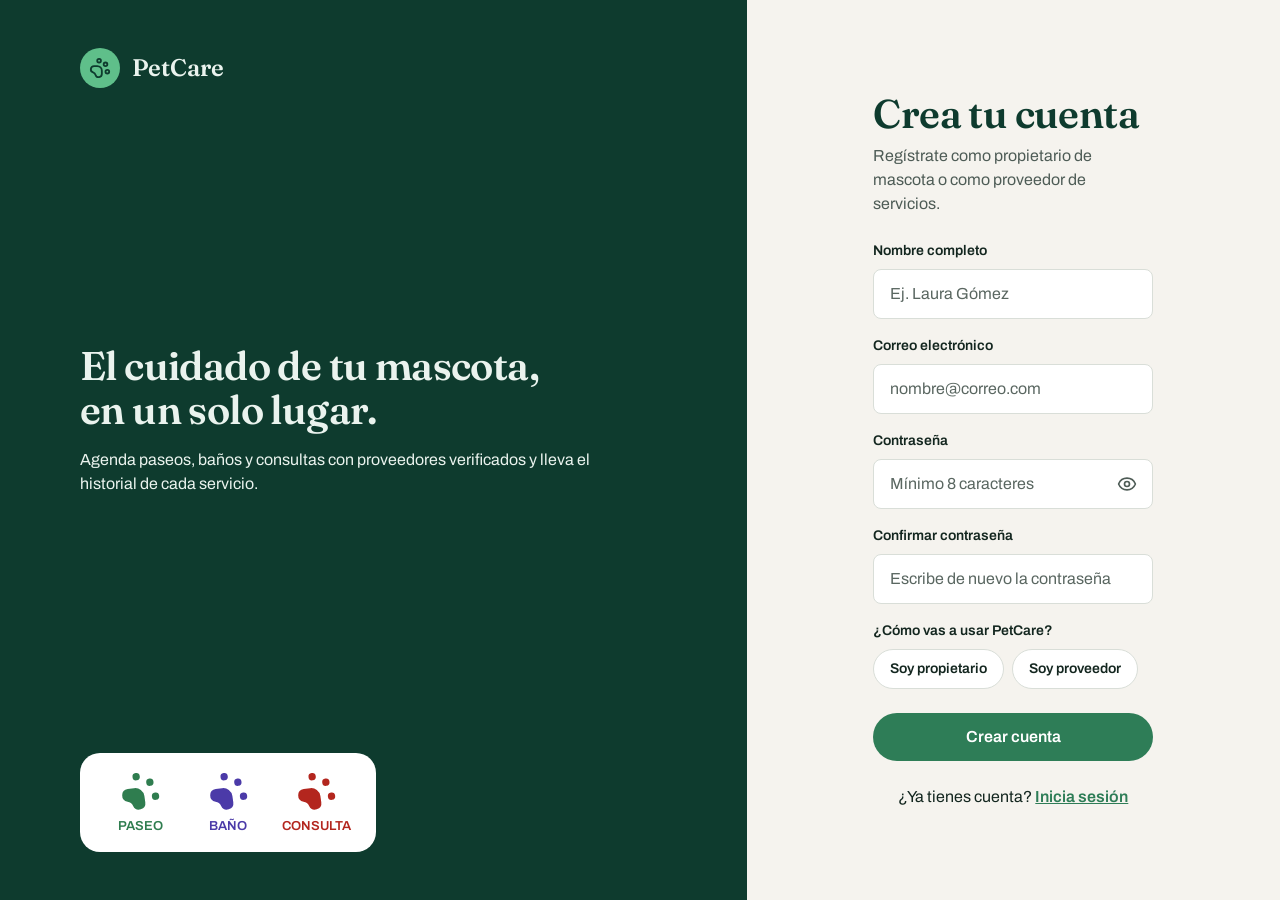
<file: registro.html>
<!DOCTYPE html>
<html lang="es">

<head>
    <meta charset="UTF-8">
    <meta name="viewport" content="width=device-width, initial-scale=1.0">
    <meta name="description" content="PetCare: agenda servicios para tu mascota con proveedores verificados.">
    <title>Crear cuenta | PetCare</title>

    <!-- Fuentes del UI Kit: Fraunces (títulos) y Archivo (texto) -->
    <link rel="preconnect" href="https://fonts.googleapis.com">
    <link rel="preconnect" href="https://fonts.gstatic.com" crossorigin>
    <link
        href="https://fonts.googleapis.com/css2?family=Archivo:wght@400;600&family=Fraunces:opsz,wght@9..144,600&display=swap"
        rel="stylesheet">

    <!-- Estilos: tokens -> base -> componentes -> pantallas -->
    <link rel="stylesheet" href="css/tokens.css">
    <link rel="stylesheet" href="css/base.css">
    <link rel="stylesheet" href="css/componentes.css">
    <link rel="stylesheet" href="css/pantallas.css">
</head>

<body class="pagina-acceso">

    <main class="acceso">

        <!-- Panel de marca (solo visible en tablet y escritorio) -->
        <section class="acceso__marca" aria-hidden="true">
            <a class="logo" href="index.html" tabindex="-1">
                <span class="logo__simbolo">
                    <svg viewBox="0 0 24 24" fill="none" stroke="currentColor" stroke-width="2" stroke-linecap="round"
                        stroke-linejoin="round">
                        <circle cx="11" cy="4" r="2" />
                        <circle cx="18" cy="8" r="2" />
                        <circle cx="20" cy="16" r="2" />
                        <path
                            d="M9 10a5 5 0 0 1 5 5v3.5a3.5 3.5 0 0 1-6.84 1.045Q6.52 17.48 4.46 16.84A3.5 3.5 0 0 1 5.5 10Z" />
                    </svg>
                </span>
                <span class="logo__nombre">PetCare</span>
            </a>

            <div class="acceso__mensaje">
                <p class="titulo">El cuidado de tu mascota, en un solo lugar.</p>
                <p>Agenda paseos, baños y consultas con proveedores verificados y lleva el historial de cada servicio.
                </p>
            </div>

            <ul class="acceso__huellas">
                <li class="huella huella--verde">
                    <span class="huella__dibujo">
                        <svg viewBox="0 0 24 24" fill="currentColor">
                            <circle cx="11" cy="4" r="2" />
                            <circle cx="18" cy="8" r="2" />
                            <circle cx="20" cy="16" r="2" />
                            <path
                                d="M9 10a5 5 0 0 1 5 5v3.5a3.5 3.5 0 0 1-6.84 1.045Q6.52 17.48 4.46 16.84A3.5 3.5 0 0 1 5.5 10Z" />
                        </svg>
                    </span>
                    Paseo
                </li>
                <li class="huella huella--violeta">
                    <span class="huella__dibujo">
                        <svg viewBox="0 0 24 24" fill="currentColor">
                            <circle cx="11" cy="4" r="2" />
                            <circle cx="18" cy="8" r="2" />
                            <circle cx="20" cy="16" r="2" />
                            <path
                                d="M9 10a5 5 0 0 1 5 5v3.5a3.5 3.5 0 0 1-6.84 1.045Q6.52 17.48 4.46 16.84A3.5 3.5 0 0 1 5.5 10Z" />
                        </svg>
                    </span>
                    Baño
                </li>
                <li class="huella huella--roja">
                    <span class="huella__dibujo">
                        <svg viewBox="0 0 24 24" fill="currentColor">
                            <circle cx="11" cy="4" r="2" />
                            <circle cx="18" cy="8" r="2" />
                            <circle cx="20" cy="16" r="2" />
                            <path
                                d="M9 10a5 5 0 0 1 5 5v3.5a3.5 3.5 0 0 1-6.84 1.045Q6.52 17.48 4.46 16.84A3.5 3.5 0 0 1 5.5 10Z" />
                        </svg>
                    </span>
                    Consulta
                </li>
            </ul>
        </section>

        <!-- Formulario de inicio de sesión (único para propietario y proveedor) -->
        <section class="acceso__formulario">
            <a class="logo logo--claro acceso__logo-celular" href="index.html">
                <span class="logo__simbolo">
                    <svg viewBox="0 0 24 24" fill="none" stroke="currentColor" stroke-width="2" stroke-linecap="round"
                        stroke-linejoin="round" aria-hidden="true">
                        <circle cx="11" cy="4" r="2" />
                        <circle cx="18" cy="8" r="2" />
                        <circle cx="20" cy="16" r="2" />
                        <path
                            d="M9 10a5 5 0 0 1 5 5v3.5a3.5 3.5 0 0 1-6.84 1.045Q6.52 17.48 4.46 16.84A3.5 3.5 0 0 1 5.5 10Z" />
                    </svg>
                </span>
                <span class="logo__nombre">PetCare</span>
            </a>

            <div class="acceso__encabezado">
                <h1>Crea tu cuenta</h1>
                <p class="texto-secundario">Regístrate como propietario de mascota o como proveedor de servicios.</p>
            </div>

            <form id="form-registro" class="acceso__campos" novalidate>
                <div class="campo" id="campo-nombre">
                    <label class="campo__etiqueta" for="nombre">Nombre completo</label>
                    <input class="campo__entrada" type="text" id="nombre" name="nombre" placeholder="Ej. Laura Gómez"
                        autocomplete="name" aria-describedby="error-nombre" required>
                    <p class="campo__error" id="error-nombre" hidden>Escribe tu nombre.</p>
                </div>

                <div class="campo" id="campo-correo">
                    <label class="campo__etiqueta" for="correo">Correo electrónico</label>
                    <input class="campo__entrada" type="email" id="correo" name="correo" placeholder="nombre@correo.com"
                        autocomplete="email" aria-describedby="error-correo" required>
                    <p class="campo__error" id="error-correo" hidden>Escribe un correo válido, por ejemplo
                        nombre@correo.com.</p>
                </div>

                <div class="campo" id="campo-clave">
                    <label class="campo__etiqueta" for="clave">Contraseña</label>
                    <div class="campo__con-boton">
                        <input class="campo__entrada" type="password" id="clave" name="clave"
                            placeholder="Mínimo 8 caracteres" autocomplete="new-password"
                            aria-describedby="error-clave" required minlength="8">
                        <button class="campo__boton-ver" type="button" id="ver-clave" aria-label="Mostrar contraseña"
                            aria-pressed="false">
                            <svg viewBox="0 0 24 24" fill="none" stroke="currentColor" stroke-width="2"
                                stroke-linecap="round" stroke-linejoin="round" aria-hidden="true">
                                <path
                                    d="M2.062 12.348a1 1 0 0 1 0-.696 10.75 10.75 0 0 1 19.876 0 1 1 0 0 1 0 .696 10.75 10.75 0 0 1-19.876 0" />
                                <circle cx="12" cy="12" r="3" />
                            </svg>
                        </button>
                    </div>
                    <p class="campo__error" id="error-clave" hidden>La contraseña debe tener al menos 8 caracteres.</p>
                </div>

                <div class="campo" id="campo-confirmar">
                    <label class="campo__etiqueta" for="confirmar">Confirmar contraseña</label>
                    <input class="campo__entrada" type="password" id="confirmar" name="confirmar"
                        placeholder="Escribe de nuevo la contraseña" autocomplete="new-password"
                        aria-describedby="error-confirmar" required>
                    <p class="campo__error" id="error-confirmar" hidden>Las contraseñas no coinciden.</p>
                </div>

                <div class="campo" id="campo-rol">
                    <span class="campo__etiqueta" id="etiqueta-rol">¿Cómo vas a usar PetCare?</span>
                    <div class="filtros" role="group" aria-labelledby="etiqueta-rol" aria-describedby="error-rol">
                        <button class="filtro" type="button" data-rol="propietario" aria-pressed="false">Soy propietario</button>
                        <button class="filtro" type="button" data-rol="proveedor" aria-pressed="false">Soy proveedor</button>
                    </div>
                    <p class="campo__error" id="error-rol" hidden>Elige si eres propietario o proveedor.</p>
                </div>

                <button class="boton boton--principal boton--ancho" type="submit">Crear cuenta</button>
            </form>

            <p class="acceso__registro">
                ¿Ya tienes cuenta? <a href="index.html">Inicia sesión</a>
            </p>
        </section>

    </main>

    <div class="aviso" id="aviso" role="status" aria-live="polite"></div>

    <script src="js/app.js"></script>
    <script src="js/hu1-registro.js"></script>
</body>

</html>
</file>
<file: css/tokens.css>
/* ==========================================================================
   PetCare - Tokens de diseño
   Copia exacta de las variables del UI Kit en Figma
   (archivo "PetCare - Actividad 2", página UIKit).
   Los nombres coinciden con la sintaxis de código definida en cada variable
   de Figma. NO cambiar valores aquí sin cambiarlos también en Figma.
   ========================================================================== */

:root {
    /* ---------- Color: marca ---------- */
    --color-bosque-900: #0E3B2E;
    /* Barra superior, fondos de marca, títulos */
    --color-bosque-700: #14503E;
    /* Hover del botón principal */
    --color-hoja-700: #2E7D57;
    /* Botón principal (texto blanco, 5,0:1) */
    --color-hoja-500: #5FBF8A;
    /* Acento sobre verde bosque (5,5:1) */
    --color-menta-100: #DDEFE4;
    /* Fondos suaves, hover de botón secundario */
    --color-pelota-500: #FFD23F;
    /* Detalle decorativo; texto oscuro encima */

    /* ---------- Color: texto, fondos y bordes ---------- */
    --color-tinta-900: #13261F;
    /* Texto principal (14,3:1 sobre fondo claro) */
    --color-neutral-700: #4E5C56;
    /* Texto secundario (7,0:1 sobre blanco) */
    --color-neutral-500: #5A6761;
    /* Placeholders y texto deshabilitado */
    --color-neutral-300: #D9DED8;
    /* Bordes en reposo */
    --color-neutral-100: #ECEFEA;
    /* Fondos de campos deshabilitados */
    --color-fondo-claro: #F5F3EE;
    /* Fondo de las pantallas */
    --color-neutral-0: #FFFFFF;
    /* Tarjetas y superficies */
    --color-texto-sobre-bosque: #EAF3EE;
    /* Texto sobre verde bosque (11,0:1) */

    /* ---------- Color: huellas del historial ---------- */
    --color-huella-violeta: #4B3AA8;
    --color-huella-roja: #B3261E;
    /* Igual a estado-error */

    /* ---------- Color: estados ---------- */
    --color-estado-exito: #2F7D4F;
    /* Atendida, confirmación */
    --color-estado-error: #B3261E;
    /* Error, rechazada */
    --color-estado-alerta: #B45309;
    /* Pendiente */
    --color-estado-info: #1D4ED8;

    /* ---------- Tipografía ---------- */
    --fuente-titulos: "Fraunces", Georgia, "Times New Roman", serif;
    --fuente-texto: "Archivo", system-ui, -apple-system, "Segoe UI", sans-serif;

    /* Escala (máximo 3 niveles + botón), igual que los estilos de texto de Figma */
    --texto-titulo: 2.5rem;
    /* 40 px, Fraunces SemiBold, interlineado 44 px */
    --interlinea-titulo: 1.1;
    --texto-subtitulo: 1.5rem;
    /* 24 px, Fraunces SemiBold, interlineado 30 px */
    --interlinea-subtitulo: 1.25;
    --texto-cuerpo: 1rem;
    /* 16 px, Archivo Regular, interlineado 24 px */
    --interlinea-cuerpo: 1.5;
    --texto-boton: 1rem;
    /* 16 px, Archivo SemiBold */
    --peso-titulo: 600;
    --peso-boton: 600;

    /* ---------- Espaciado (escala de 4 px) ---------- */
    --espacio-1: 4px;
    --espacio-2: 8px;
    --espacio-3: 12px;
    --espacio-4: 16px;
    --espacio-6: 24px;
    --espacio-8: 32px;
    --espacio-12: 48px;
    --espacio-16: 64px;

    /* ---------- Bordes redondeados ---------- */
    --radio-sm: 8px;
    /* Campos de texto, franjas horarias */
    --radio-md: 12px;
    /* Tarjetas */
    --radio-lg: 20px;
    /* Secciones y modales */
    --radio-pildora: 999px;
    /* Botones, menú y filtros */

    /* ---------- Grosor de borde ---------- */
    --borde-fino: 1px;
    /* Reposo */
    --borde-grueso: 2px;
    /* Campo activo, elemento seleccionado, botones con contorno */

    /* ---------- Sombras (estilos de efecto de Figma) ---------- */
    --sombra-suave: 0 4px 12px rgba(14, 59, 46, 0.08);
    --sombra-flotante: 0 16px 32px -12px rgba(14, 59, 46, 0.18);

    /* ---------- Cuadrícula (layouts genéricos) ---------- */
    /* Celular (base): 4 columnas, margen 16 px, separación 16 px
     Tablet (>= 768 px): 8 columnas, margen 32 px, separación 24 px
     Escritorio (>= 1280 px): 12 columnas, margen 80 px, separación 24 px */
    --margen-pagina: 16px;
    --separacion-columnas: 16px;
    --ancho-maximo: 1280px;
}

@media (min-width: 768px) {
    :root {
        --margen-pagina: 32px;
        --separacion-columnas: 24px;
    }
}

@media (min-width: 1280px) {
    :root {
        --margen-pagina: 80px;
    }
}
</file>
<file: css/base.css>
/* ==========================================================================
   PetCare - Estilos base
   Reglas generales que usan todas las pantallas. Todo valor sale de tokens.css.
   ========================================================================== */

/* ---------- Reinicio mínimo ---------- */
*,
*::before,
*::after {
    box-sizing: border-box;
}

html {
    -webkit-text-size-adjust: 100%;
}

body {
    margin: 0;
    min-height: 100vh;
    background: var(--color-fondo-claro);
    color: var(--color-tinta-900);
    font-family: var(--fuente-texto);
    font-size: var(--texto-cuerpo);
    line-height: var(--interlinea-cuerpo);
}

img,
svg {
    display: block;
    max-width: 100%;
}

button,
input,
select,
textarea {
    font: inherit;
    color: inherit;
}

a {
    color: var(--color-hoja-700);
}

/* ---------- Jerarquía tipográfica (3 niveles) ---------- */
h1,
.titulo {
    margin: 0;
    font-family: var(--fuente-titulos);
    font-weight: var(--peso-titulo);
    font-size: 2rem;
    /* 32 px en celular */
    line-height: var(--interlinea-titulo);
    letter-spacing: -0.015em;
    color: var(--color-bosque-900);
    text-wrap: balance;
}

h2,
.subtitulo {
    margin: 0;
    font-family: var(--fuente-titulos);
    font-weight: var(--peso-titulo);
    font-size: 1.25rem;
    /* 20 px en celular */
    line-height: var(--interlinea-subtitulo);
    color: var(--color-bosque-900);
    text-wrap: balance;
}

p {
    margin: 0;
}

.texto-secundario {
    color: var(--color-neutral-700);
}

@media (min-width: 768px) {

    h1,
    .titulo {
        font-size: var(--texto-titulo);
        /* 40 px */
    }

    h2,
    .subtitulo {
        font-size: var(--texto-subtitulo);
        /* 24 px */
    }
}

/* ---------- Contenedor con los márgenes de cada tamaño ---------- */
.contenedor {
    width: 100%;
    max-width: var(--ancho-maximo);
    margin-inline: auto;
    padding-inline: var(--margen-pagina);
}

.contenido {
    display: flex;
    flex-direction: column;
    gap: var(--espacio-6);
    padding-block: var(--espacio-6) var(--espacio-12);
}

@media (min-width: 768px) {
    .contenido {
        padding-block: var(--espacio-8) var(--espacio-12);
    }
}

/* ---------- Cuadrícula: 4 / 8 / 12 columnas ---------- */
.cuadricula {
    display: grid;
    grid-template-columns: repeat(4, minmax(0, 1fr));
    gap: var(--separacion-columnas);
}

.cuadricula>* {
    grid-column: 1 / -1;
    /* En celular, todo ocupa el ancho completo */
    min-width: 0;
}

@media (min-width: 768px) {
    .cuadricula {
        grid-template-columns: repeat(8, minmax(0, 1fr));
    }

    .col-principal {
        grid-column: span 5;
        /* Tablet: 5 de 8 columnas */
    }

    .col-lateral {
        grid-column: span 3;
        /* Tablet: 3 de 8 columnas */
    }
}

@media (min-width: 1280px) {
    .cuadricula {
        grid-template-columns: repeat(12, minmax(0, 1fr));
    }

    .col-principal {
        grid-column: span 8;
        /* Escritorio: 8 de 12 columnas */
    }

    .col-lateral {
        grid-column: span 4;
        /* Escritorio: 4 de 12 columnas */
    }
}

/* ---------- Accesibilidad ---------- */
:focus-visible {
    outline: 3px solid var(--color-hoja-500);
    outline-offset: 2px;
}

.solo-lector {
    position: absolute;
    width: 1px;
    height: 1px;
    padding: 0;
    margin: -1px;
    overflow: hidden;
    clip: rect(0, 0, 0, 0);
    white-space: nowrap;
    border: 0;
}

.saltar-contenido {
    position: absolute;
    left: var(--espacio-4);
    top: -100px;
    z-index: 100;
    padding: var(--espacio-2) var(--espacio-4);
    background: var(--color-neutral-0);
    border-radius: var(--radio-sm);
}

.saltar-contenido:focus {
    top: var(--espacio-4);
}

@media (prefers-reduced-motion: reduce) {

    *,
    *::before,
    *::after {
        transition-duration: 0.01ms !important;
        animation-duration: 0.01ms !important;
    }
}
</file>
<file: css/componentes.css>
/* ==========================================================================
   PetCare - Componentes
   Cada bloque corresponde a un componente del UI Kit de Figma
   (átomos, moléculas y organismos). Todo valor sale de tokens.css.
   ========================================================================== */

/* ==========================================================================
   ORGANISMO: Barra de navegación (escritorio, tablet y celular)
   ========================================================================== */
.barra {
    background: var(--color-bosque-900);
    color: var(--color-texto-sobre-bosque);
}

.barra__interior {
    display: flex;
    align-items: center;
    justify-content: space-between;
    gap: var(--espacio-4);
    min-height: 64px;
    padding-block: var(--espacio-3);
}

.barra__menu {
    display: none;
    /* Oculto en celular hasta abrirlo */
    list-style: none;
    margin: 0;
    padding: 0;
}

.barra__menu a {
    display: block;
    padding: var(--espacio-2) 0;
    color: var(--color-texto-sobre-bosque);
    font-weight: var(--peso-boton);
    text-decoration: none;
    border-bottom: 3px solid transparent;
}

.barra__menu a:hover {
    border-bottom-color: var(--color-bosque-700);
}

.barra__menu a[aria-current="page"] {
    border-bottom-color: var(--color-hoja-500);
    /* Indicador de la opción activa */
}

.barra__usuario {
    display: none;
    font-weight: var(--peso-boton);
}

.barra__boton-menu {
    display: inline-flex;
    align-items: center;
    gap: var(--espacio-2);
    min-height: 44px;
    padding: var(--espacio-2) var(--espacio-3);
    background: transparent;
    border: var(--borde-fino) solid rgba(234, 243, 238, 0.4);
    border-radius: var(--radio-pildora);
    color: var(--color-texto-sobre-bosque);
    font-weight: var(--peso-boton);
    cursor: pointer;
}

.barra__boton-menu svg {
    width: 20px;
    height: 20px;
}

/* Menú abierto en celular */
.barra.abierta .barra__menu {
    display: flex;
    flex-direction: column;
    gap: var(--espacio-1);
    width: 100%;
    padding-bottom: var(--espacio-4);
}

.barra.abierta .barra__interior {
    flex-wrap: wrap;
}

@media (min-width: 768px) {
    .barra__boton-menu {
        display: none;
    }

    .barra__menu,
    .barra.abierta .barra__menu {
        display: flex;
        flex-direction: row;
        gap: var(--espacio-3);
        width: auto;
        padding-bottom: 0;
    }

    .barra__menu a {
        font-size: 0.9375rem;
        /* 15 px para que quepan los 5 enlaces en tablet */
    }
}

@media (min-width: 1280px) {

    .barra__menu,
    .barra.abierta .barra__menu {
        gap: var(--espacio-8);
    }

    .barra__menu a {
        font-size: var(--texto-cuerpo);
    }

    .barra__usuario {
        display: block;
        /* El nombre solo se muestra en escritorio */
    }
}

/* ==========================================================================
   Logo (símbolo + nombre)
   ========================================================================== */
.logo {
    display: inline-flex;
    align-items: center;
    gap: var(--espacio-3);
    color: inherit;
    text-decoration: none;
}

.logo__simbolo {
    display: grid;
    place-items: center;
    width: 40px;
    height: 40px;
    border-radius: 50%;
    background: var(--color-hoja-500);
    color: var(--color-bosque-900);
    flex: none;
}

.logo__simbolo svg {
    width: 22px;
    height: 22px;
}

.logo__nombre {
    font-family: var(--fuente-titulos);
    font-weight: var(--peso-titulo);
    font-size: 1.5rem;
    line-height: 1;
}

.logo--claro .logo__simbolo {
    background: var(--color-hoja-700);
    color: var(--color-neutral-0);
}

.logo--claro .logo__nombre {
    color: var(--color-bosque-900);
}

/* ==========================================================================
   ÁTOMO: Botón (Principal, Secundario, Peligro)
   ========================================================================== */
.boton {
    display: inline-flex;
    align-items: center;
    justify-content: center;
    gap: var(--espacio-2);
    min-height: 48px;
    /* Fácil de tocar en celular */
    padding: var(--espacio-3) var(--espacio-6);
    border: var(--borde-grueso) solid transparent;
    border-radius: var(--radio-pildora);
    font-size: var(--texto-boton);
    font-weight: var(--peso-boton);
    line-height: 1.2;
    text-decoration: none;
    cursor: pointer;
    transition: background-color 0.15s ease, border-color 0.15s ease;
}

.boton--principal {
    background: var(--color-hoja-700);
    color: var(--color-neutral-0);
}

.boton--principal:hover {
    background: var(--color-bosque-700);
}

.boton--secundario {
    background: transparent;
    border-color: var(--color-hoja-700);
    color: var(--color-hoja-700);
}

.boton--secundario:hover {
    background: var(--color-menta-100);
    color: var(--color-bosque-900);
}

.boton--peligro {
    background: transparent;
    border-color: var(--color-estado-error);
    color: var(--color-estado-error);
}

.boton--peligro:hover {
    background: var(--color-neutral-100);
}

.boton:disabled,
.boton[aria-disabled="true"] {
    background: var(--color-neutral-300);
    border-color: var(--color-neutral-300);
    color: var(--color-neutral-700);
    cursor: not-allowed;
    opacity: 0.75;
}

.boton--ancho {
    width: 100%;
}

.boton--pequeno {
    min-height: 40px;
    padding: var(--espacio-2) var(--espacio-4);
}

/* ==========================================================================
   ÁTOMO: Campo de texto (normal, activo, error, deshabilitado)
   ========================================================================== */
.campo {
    display: flex;
    flex-direction: column;
    gap: var(--espacio-2);
}

.campo__etiqueta {
    font-size: 0.875rem;
    font-weight: var(--peso-boton);
    color: var(--color-tinta-900);
}

.campo__entrada {
    width: 100%;
    min-height: 48px;
    padding: var(--espacio-3) var(--espacio-4);
    background: var(--color-neutral-0);
    border: var(--borde-fino) solid var(--color-neutral-300);
    border-radius: var(--radio-sm);
    color: var(--color-tinta-900);
}

.campo__entrada::placeholder {
    color: var(--color-neutral-500);
}

.campo__entrada:focus {
    outline: none;
    border: var(--borde-grueso) solid var(--color-hoja-700);
    padding: calc(var(--espacio-3) - 1px) calc(var(--espacio-4) - 1px);
}

.campo__entrada:disabled {
    background: var(--color-neutral-100);
    color: var(--color-neutral-500);
}

.campo--error .campo__entrada {
    border: var(--borde-grueso) solid var(--color-estado-error);
    padding: calc(var(--espacio-3) - 1px) calc(var(--espacio-4) - 1px);
}

.campo__error {
    font-size: 0.8125rem;
    color: var(--color-estado-error);
}

/* ==========================================================================
   ÁTOMO: Chip de estado
   ========================================================================== */
.chip {
    display: inline-block;
    padding: 2px 10px;
    border: var(--borde-grueso) solid currentColor;
    border-radius: var(--radio-pildora);
    font-size: 0.8125rem;
    font-weight: var(--peso-boton);
    white-space: nowrap;
}

.chip--pendiente {
    color: var(--color-estado-alerta);
}

.chip--confirmada {
    color: var(--color-hoja-700);
}

.chip--atendida {
    color: var(--color-estado-exito);
}

.chip--rechazada {
    color: var(--color-estado-error);
}

/* ==========================================================================
   ÁTOMO: Filtro de categoría
   ========================================================================== */
.filtros {
    display: flex;
    flex-wrap: wrap;
    gap: var(--espacio-2);
}

.filtro {
    display: inline-flex;
    align-items: center;
    gap: var(--espacio-2);
    min-height: 40px;
    padding: var(--espacio-2) var(--espacio-4);
    background: var(--color-neutral-0);
    border: var(--borde-fino) solid var(--color-neutral-300);
    border-radius: var(--radio-pildora);
    font-size: 0.875rem;
    font-weight: var(--peso-boton);
    color: var(--color-tinta-900);
    cursor: pointer;
}

.filtro svg {
    width: 18px;
    height: 18px;
}

.filtro[aria-pressed="true"] {
    background: var(--color-bosque-900);
    border-color: var(--color-bosque-900);
    color: var(--color-neutral-0);
}

/* ==========================================================================
   ÁTOMO: Franja horaria (disponible, seleccionada, ocupada)
   ========================================================================== */
.franjas {
    display: flex;
    flex-wrap: wrap;
    gap: var(--espacio-2);
}

.franja {
    width: 112px;
    min-height: 48px;
    background: var(--color-neutral-0);
    border: var(--borde-fino) solid var(--color-hoja-700);
    border-radius: var(--radio-sm);
    color: var(--color-hoja-700);
    font-weight: var(--peso-boton);
    cursor: pointer;
}

.franja[aria-pressed="true"] {
    background: var(--color-hoja-700);
    color: var(--color-neutral-0);
}

.franja:disabled {
    background: var(--color-neutral-100);
    border-color: var(--color-neutral-300);
    color: var(--color-neutral-500);
    text-decoration: line-through;
    cursor: not-allowed;
}

/* ==========================================================================
   ÁTOMO: Huella de servicio (atendido / pendiente)
   ========================================================================== */
.huella {
    display: inline-flex;
    flex-direction: column;
    align-items: center;
    gap: var(--espacio-1);
    width: 72px;
    font-size: 0.8125rem;
    font-weight: var(--peso-boton);
    text-transform: uppercase;
}

.huella__dibujo {
    position: relative;
    width: 44px;
    height: 44px;
}

.huella__dibujo svg {
    width: 44px;
    height: 44px;
    transform: rotate(-8deg);
}

.huella__chulo {
    position: absolute;
    right: -6px;
    bottom: -2px;
    display: grid;
    place-items: center;
    width: 20px;
    height: 20px;
    border-radius: 50%;
    background: currentColor;
    border: 2px solid var(--color-neutral-0);
}

.huella__chulo svg {
    width: 12px;
    height: 12px;
    color: var(--color-neutral-0);
    transform: none;
}

.huella--verde {
    color: var(--color-estado-exito);
}

.huella--violeta {
    color: var(--color-huella-violeta);
}

.huella--roja {
    color: var(--color-huella-roja);
}

.huella--pendiente {
    color: var(--color-neutral-500);
    text-transform: none;
}

/* ==========================================================================
   Caja (superficie blanca para secciones)
   ========================================================================== */
.caja {
    display: flex;
    flex-direction: column;
    gap: var(--espacio-4);
    padding: var(--espacio-6);
    background: var(--color-neutral-0);
    border: var(--borde-fino) solid var(--color-neutral-300);
    border-radius: var(--radio-md);
}

/* Resumen de 3 datos clave */
.resumen {
    display: grid;
    grid-template-columns: repeat(3, minmax(0, 1fr));
    /* 3 datos en fila en todos los tamaños */
    gap: var(--espacio-2);
}

.resumen__dato {
    padding: var(--espacio-3);
    font-size: 0.875rem;
    background: var(--color-neutral-0);
    border: var(--borde-fino) solid var(--color-neutral-300);
    border-radius: var(--radio-md);
}

.resumen__numero {
    display: block;
    font-family: var(--fuente-titulos);
    font-weight: var(--peso-titulo);
    font-size: 2rem;
    line-height: 1.1;
    color: var(--color-bosque-900);
    font-variant-numeric: tabular-nums;
}

.resumen__dato--destacado {
    background: var(--color-menta-100);
    border-color: var(--color-hoja-700);
}

@media (min-width: 768px) {
    .resumen {
        gap: var(--espacio-4);
    }

    .resumen__dato {
        padding: var(--espacio-4) var(--espacio-6);
        font-size: var(--texto-cuerpo);
    }
}

/* ==========================================================================
   MOLÉCULA: Tarjeta de proveedor
   ========================================================================== */
.tarjeta-proveedor {
    display: grid;
    grid-template-columns: 56px minmax(0, 1fr);
    align-items: center;
    gap: var(--espacio-4);
    padding: var(--espacio-4);
    background: var(--color-neutral-0);
    border: var(--borde-fino) solid var(--color-neutral-300);
    border-radius: var(--radio-md);
    box-shadow: var(--sombra-suave);
}

.tarjeta-proveedor__foto {
    display: grid;
    place-items: center;
    width: 56px;
    height: 56px;
    border-radius: 50%;
    background: var(--color-menta-100);
    color: var(--color-bosque-900);
    font-weight: var(--peso-boton);
}

.tarjeta-proveedor__nombre {
    font-weight: var(--peso-boton);
}

.tarjeta-proveedor__categoria {
    font-size: 0.8125rem;
    font-weight: var(--peso-boton);
    color: var(--color-hoja-700);
}

.tarjeta-proveedor__detalle {
    font-size: 0.875rem;
    color: var(--color-neutral-700);
}

.tarjeta-proveedor .boton {
    grid-column: 1 / -1;
}

@media (min-width: 768px) {
    .tarjeta-proveedor {
        grid-template-columns: 56px minmax(0, 1fr) auto;
    }

    .tarjeta-proveedor .boton {
        grid-column: auto;
    }
}

/* ==========================================================================
   MOLÉCULA: Tarjeta de mascota (con placa)
   ========================================================================== */
.tarjeta-mascota {
    display: flex;
    flex-wrap: wrap;
    align-items: center;
    gap: var(--espacio-4);
    padding: var(--espacio-4);
    background: var(--color-neutral-0);
    border: var(--borde-fino) solid var(--color-neutral-300);
    border-radius: var(--radio-md);
}

.placa {
    display: grid;
    place-items: center;
    width: 72px;
    height: 72px;
    flex: none;
    border-radius: 50%;
    background: var(--color-hoja-700);
    border: var(--borde-grueso) solid var(--color-bosque-900);
    color: var(--color-neutral-0);
    font-weight: var(--peso-boton);
    font-size: 0.875rem;
    letter-spacing: 0.08em;
}

.tarjeta-mascota__info {
    flex: 1;
    min-width: 140px;
}

/* ==========================================================================
   MOLÉCULA: Ticket de próxima cita
   ========================================================================== */
.ticket {
    position: relative;
    display: grid;
    grid-template-columns: 1fr;
    background: var(--color-menta-100);
    border: var(--borde-grueso) solid var(--color-bosque-700);
    border-radius: var(--radio-md);
}

.ticket__datos {
    display: flex;
    flex-direction: column;
    gap: var(--espacio-1);
    padding: var(--espacio-4) var(--espacio-6);
}

.ticket__etiqueta {
    font-size: 0.8125rem;
    color: var(--color-neutral-700);
}

.ticket__acciones {
    display: flex;
    flex-wrap: wrap;
    align-items: center;
    gap: var(--espacio-3);
    padding: var(--espacio-4) var(--espacio-6);
    border-top: var(--borde-grueso) dashed var(--color-bosque-700);
}

@media (min-width: 768px) {
    .ticket {
        grid-template-columns: minmax(0, 1fr) auto;
    }

    .ticket__acciones {
        flex-direction: column;
        justify-content: center;
        border-top: 0;
        border-left: var(--borde-grueso) dashed var(--color-bosque-700);
    }
}

/* ==========================================================================
   MOLÉCULA: Fila de agenda del proveedor
   ========================================================================== */
.agenda {
    display: flex;
    flex-direction: column;
    gap: var(--espacio-3);
    margin: 0;
    padding: 0;
    list-style: none;
}

.fila-agenda {
    display: grid;
    grid-template-columns: 88px minmax(0, 1fr);
    align-items: center;
    gap: var(--espacio-3) var(--espacio-4);
    padding: var(--espacio-4);
    background: var(--color-neutral-0);
    border: var(--borde-fino) solid var(--color-neutral-300);
    border-radius: var(--radio-md);
}

.fila-agenda__hora {
    font-family: var(--fuente-titulos);
    font-weight: var(--peso-titulo);
    font-size: 1.125rem;
    color: var(--color-bosque-900);
    font-variant-numeric: tabular-nums;
}

.fila-agenda__cita strong {
    display: block;
}

.fila-agenda__cita span {
    font-size: 0.875rem;
    color: var(--color-neutral-700);
}

.fila-agenda__acciones {
    grid-column: 1 / -1;
    display: flex;
    flex-wrap: wrap;
    align-items: center;
    gap: var(--espacio-2);
}

@media (min-width: 1280px) {
    .fila-agenda {
        grid-template-columns: 96px minmax(0, 1fr) auto;
    }

    .fila-agenda__acciones {
        grid-column: auto;
        justify-content: flex-end;
    }
}

/* ==========================================================================
   Aviso de confirmación (feedback inmediato)
   ========================================================================== */
.aviso {
    position: fixed;
    left: 50%;
    bottom: var(--espacio-6);
    z-index: 50;
    max-width: calc(100% - 2 * var(--espacio-4));
    padding: var(--espacio-3) var(--espacio-6);
    background: var(--color-bosque-900);
    color: var(--color-texto-sobre-bosque);
    border-radius: var(--radio-md);
    box-shadow: var(--sombra-flotante);
    font-weight: var(--peso-boton);
    transform: translate(-50%, 16px);
    opacity: 0;
    pointer-events: none;
    transition: opacity 0.2s ease, transform 0.2s ease;
}

.aviso.visible {
    opacity: 1;
    transform: translate(-50%, 0);
}
</file>
<file: css/pantallas.css>
/* ==========================================================================
   PetCare - Estilos por pantalla
   Composición de las pantallas a partir de los componentes.
   Sigue los layouts genéricos de Figma (Formulario, Panel y Listado).
   ========================================================================== */

/* ==========================================================================
   PANTALLA: Inicio de sesión (layout genérico "Formulario")
   Celular: solo formulario | Tablet y escritorio: marca + formulario
   ========================================================================== */
.pagina-acceso {
    background: var(--color-fondo-claro);
}

.acceso {
    display: grid;
    grid-template-columns: 1fr;
    min-height: 100vh;
}

/* Panel de marca */
.acceso__marca {
    display: none;
}

.acceso__mensaje {
    display: flex;
    flex-direction: column;
    gap: var(--espacio-4);
    max-width: 32rem;
}

.acceso__mensaje .titulo {
    color: var(--color-texto-sobre-bosque);
}

.acceso__huellas {
    display: flex;
    flex-wrap: wrap;
    gap: var(--espacio-4);
    width: fit-content;
    margin: 0;
    padding: var(--espacio-4) var(--espacio-6);
    list-style: none;
    background: var(--color-neutral-0);
    border-radius: var(--radio-lg);
}

/* Formulario */
.acceso__formulario {
    display: flex;
    flex-direction: column;
    justify-content: center;
    gap: var(--espacio-6);
    width: 100%;
    max-width: 440px;
    margin-inline: auto;
    padding: var(--espacio-8) var(--margen-pagina);
}

.acceso__encabezado {
    display: flex;
    flex-direction: column;
    gap: var(--espacio-2);
}

.acceso__campos {
    display: flex;
    flex-direction: column;
    gap: var(--espacio-4);
}

.acceso__campos .boton {
    margin-top: var(--espacio-2);
}

.acceso__registro {
    text-align: center;
}

.acceso__registro a {
    color: var(--color-hoja-700);
    font-weight: var(--peso-boton);
}

/* Cuentas de prueba para la revisión */
.acceso__prueba {
    display: flex;
    flex-direction: column;
    gap: var(--espacio-1);
    padding: var(--espacio-4);
    background: var(--color-menta-100);
    border: var(--borde-fino) dashed var(--color-hoja-700);
    border-radius: var(--radio-sm);
    font-size: 0.875rem;
    color: var(--color-tinta-900);
}

@media (min-width: 768px) {
    .acceso {
        grid-template-columns: 1fr 1fr;
    }

    .acceso__marca {
        display: flex;
        flex-direction: column;
        justify-content: space-between;
        gap: var(--espacio-8);
        padding: var(--espacio-12) var(--margen-pagina);
        background: var(--color-bosque-900);
        color: var(--color-texto-sobre-bosque);
    }

    .acceso__logo-celular {
        display: none;
    }
}

@media (min-width: 1280px) {
    .acceso {
        grid-template-columns: 7fr 5fr;
        /* 7 + 5 de las 12 columnas */
    }
}

/* Campo con botón interno (mostrar contraseña) */
.campo__con-boton {
    position: relative;
}

.campo__con-boton .campo__entrada,
.campo__con-boton .campo__entrada:focus {
    padding-right: 52px;
}

.campo__boton-ver {
    position: absolute;
    top: 50%;
    right: var(--espacio-1);
    display: grid;
    place-items: center;
    width: 44px;
    height: 44px;
    background: transparent;
    border: 0;
    border-radius: var(--radio-sm);
    color: var(--color-neutral-700);
    cursor: pointer;
    transform: translateY(-50%);
}

.campo__boton-ver svg {
    width: 20px;
    height: 20px;
}

.campo__boton-ver[aria-pressed="true"] {
    color: var(--color-hoja-700);
}

/* ==========================================================================
   PIEZAS COMPARTIDAS: Panel, búsqueda y agenda
   (layouts genéricos "Panel" y "Listado")
   ========================================================================== */

/* Encabezado de cada pantalla: saludo o título + acción principal */
.encabezado-pagina {
    display: flex;
    flex-wrap: wrap;
    align-items: flex-end;
    justify-content: space-between;
    gap: var(--espacio-4);
    padding-block: var(--espacio-8) var(--espacio-2);
}

.encabezado-pagina__textos {
    display: flex;
    flex-direction: column;
    gap: var(--espacio-1);
}

/* Contenido principal con aire al final */
.pagina {
    padding-bottom: var(--espacio-16);
}

/* Sección con título y enlace opcional "Ver todo" */
.seccion {
    display: flex;
    flex-direction: column;
    gap: var(--espacio-4);
}

.seccion__encabezado {
    display: flex;
    flex-wrap: wrap;
    align-items: baseline;
    justify-content: space-between;
    gap: var(--espacio-2);
}

.seccion__enlace {
    color: var(--color-hoja-700);
    font-weight: var(--peso-boton);
}

/* Lista vertical (proveedores, mascotas) */
.lista {
    display: flex;
    flex-direction: column;
    gap: var(--espacio-3);
    margin: 0;
    padding: 0;
    list-style: none;
}

/* Historial de servicios con huellas
   Celular: 4 columnas iguales para que quepan en una sola fila */
.historial {
    display: grid;
    grid-template-columns: repeat(4, minmax(0, 1fr));
    gap: var(--espacio-2);
    margin: 0;
    padding: 0;
    list-style: none;
}

.historial .huella {
    width: auto;
}

@media (min-width: 768px) {
    .historial {
        display: flex;
        flex-wrap: wrap;
        gap: var(--espacio-4);
    }

    .historial .huella {
        width: 72px;
    }
}

/* Buscador: campo + botón (en celular uno debajo del otro) */
.buscador {
    display: grid;
    grid-template-columns: 1fr;
    gap: var(--espacio-3);
    align-items: end;
}

@media (min-width: 768px) {
    .buscador {
        grid-template-columns: minmax(0, 1fr) auto;
    }
}

/* Resultado vacío o mensaje de ayuda */
.mensaje-vacio {
    padding: var(--espacio-8) var(--espacio-6);
    text-align: center;
    background: var(--color-neutral-0);
    border: var(--borde-fino) dashed var(--color-neutral-300);
    border-radius: var(--radio-md);
    color: var(--color-neutral-700);
}

/* Separación uniforme entre la columna principal y la lateral
   cuando quedan una debajo de la otra (celular) */
.pagina .cuadricula {
    row-gap: var(--espacio-8);
}

.pagina .cuadricula>.contenido {
    margin: 0;
    padding-block: 0;
}

/* Franjas del panel de reserva: se reparten en columnas según el ancho
   (2 en tablet y celular, 3 en escritorio) */
#reserva .franjas {
    display: grid;
    grid-template-columns: repeat(auto-fill, minmax(96px, 1fr));
}

#reserva .franja {
    width: auto;
}
</file>
<file: css/horarios.css>
/* ==========================================
   HU4 - Estilos de horarios del proveedor
   ========================================== */

/* Respetar los elementos ocultos */
#form-horarios[hidden],
#btn-modificar-horarios[hidden],
#error-horarios[hidden] {
    display: none !important;
}

/* Lista de horarios */
#lista-horarios li {
    display: flex;
    justify-content: space-between;
    align-items: center;
    gap: 12px;
    padding: 8px 0;
    border-bottom: 1px solid #e5e7eb;
}

#lista-horarios li:last-child {
    border-bottom: none;
}

#lista-horarios li span {
    text-align: right;
    font-size: 13px;
    color: #52635d;
}

/* Formulario de edición */
#form-horarios {
    margin-top: 20px;
    padding-top: 16px;
    border-top: 1px solid #dce5df;
}

#form-horarios h3 {
    color: #103b30;
    font-size: 16px;
    margin-bottom: 8px;
}

#form-horarios > p {
    font-size: 13px;
    line-height: 1.5;
    margin-bottom: 16px;
}

/* Contenedor de los días */
#campos-horarios {
    display: flex;
    flex-direction: column;
    gap: 12px;
}

/* Tarjeta individual de cada día */
.horario-fila {
    display: grid;
    grid-template-columns: minmax(0, 1fr) minmax(0, 1fr);
    align-items: center;
    gap: 10px;
    padding: 12px;
    background: #f5f8f6;
    border: 1px solid #dce5df;
    border-radius: 10px;
}

.horario-fila > strong {
    color: #103b30;
    font-size: 13px;
}

/* Etiquetas */
.horario-fila label {
    display: flex;
    flex-direction: column;
    gap: 5px;
    font-size: 12px;
    color: #52635d;
    min-width: 0;
}

/* Casilla de disponibilidad */
.horario-fila .horario-estado {
    flex-direction: row;
    align-items: center;
    justify-content: flex-end;
    gap: 5px;
}

.horario-estado input {
    accent-color: #287b58;
    cursor: pointer;
}

/* Campos de hora */
.horario-fila input[type="time"] {
    box-sizing: border-box;
    width: 100%;
    min-width: 0;
    padding: 8px 4px;
    border: 1px solid #cbd8d0;
    border-radius: 6px;
    background: #ffffff;
    color: #103b30;
    font-family: inherit;
    font-size: 12px;
}

.horario-fila input[type="time"]:focus {
    outline: 2px solid #287b58;
    outline-offset: 1px;
}

.horario-fila input[type="time"]:disabled {
    background: #e5e7eb;
    color: #8b9690;
    cursor: not-allowed;
}

/* Botones del formulario */
.horarios-acciones {
    display: flex;
    flex-direction: column;
    gap: 8px;
    margin-top: 16px;
}

.horarios-acciones .boton {
    width: 100%;
}

/* Mensaje de validación */
#error-horarios {
    margin-top: 12px;
    padding: 10px;
    background: #fef2f2;
    border: 1px solid #fecaca;
    border-radius: 8px;
    color: #b91c1c;
    font-size: 12px;
    line-height: 1.5;
}

/* ==========================================
   HU4 - Ventana modal de horarios
   ========================================== */

#modal-horarios {
    position: fixed;
    inset: 0;
    margin: auto;
    box-sizing: border-box;
    width: min(680px, calc(100% - 32px));
    max-height: 90vh;
    padding: 28px;
    border: 1px solid #dce5df;
    border-radius: 16px;
    background: #ffffff;
    color: #103b30;
    box-shadow: 0 20px 60px rgba(0, 0, 0, 0.20);
    overflow-y: auto;
}

#modal-horarios::backdrop {
    background: rgba(0, 0, 0, 0.45);
}

/* Formulario dentro de la ventana modal */
#modal-horarios #form-horarios {
    margin: 0;
    padding: 0;
    border: none;
}

#modal-horarios h3 {
    font-size: 22px;
    margin-bottom: 8px;
}

#modal-horarios #campos-horarios {
    gap: 8px;
}

/* Distribución horizontal de los horarios */
#modal-horarios .horario-fila {
    grid-template-columns: 1fr 1.1fr 1fr 1fr;
    gap: 14px;
    padding: 12px;
}

#modal-horarios .horario-estado {
    justify-content: flex-start;
}

#modal-horarios .horario-fila input[type="time"] {
    padding: 8px;
    font-size: 13px;
}

/* Botones inferiores */
#modal-horarios .horarios-acciones {
    flex-direction: row;
    justify-content: flex-end;
    gap: 10px;
    margin-top: 20px;
}

#modal-horarios .horarios-acciones .boton {
    width: auto;
}

/* Evitar desplazamiento del fondo */
body:has(#modal-horarios[open]) {
    overflow: hidden;
}

/* Adaptación para dispositivos móviles */
@media (max-width: 600px) {

    #modal-horarios {
        padding: 18px;
    }

    #modal-horarios h3 {
        font-size: 18px;
    }

    #modal-horarios .horario-fila {
        grid-template-columns: repeat(2, minmax(0, 1fr));
        gap: 10px;
    }

    #modal-horarios .horario-estado {
        justify-content: flex-end;
    }

    #modal-horarios .horarios-acciones {
        flex-direction: column;
    }

    #modal-horarios .horarios-acciones .boton {
        width: 100%;
    }
}
</file>
<file: css/calificaciones.css>
/* ==========================================================================
   PetCare - HU5: Calificaciones y comentarios
   ========================================================================== */

/* Ventana modal */
.modal-calificacion {
    box-sizing: border-box;
    width: calc(100% - 32px);
    max-width: 520px;
    max-height: 90vh;
    margin: auto;
    padding: var(--espacio-6);
    background: var(--color-neutral-0);
    color: var(--color-tinta-900);
    border: var(--borde-fino) solid var(--color-neutral-300);
    border-radius: var(--radio-md);
    box-shadow: var(--sombra-flotante);
    overflow-y: auto;
}

.modal-calificacion::backdrop {
    background: rgba(0, 0, 0, 0.55);
}

.modal-calificacion form {
    display: flex;
    flex-direction: column;
    gap: var(--espacio-4);
}

.modal-calificacion h2 {
    margin: 0;
    color: var(--color-bosque-900);
}

#detalle-calificacion {
    margin: 0;
    padding-bottom: var(--espacio-4);
    border-bottom: 1px solid var(--color-neutral-300);
}

/* Selección de calificación */
.calificacion-campo {
    min-width: 0;
    margin: 0;
    padding: 0;
    border: none;
}

.calificacion-campo legend {
    font-weight: var(--peso-boton);
    margin-bottom: var(--espacio-3);
}

.calificacion-estrellas {
    display: flex;
    justify-content: center;
    gap: var(--espacio-2);
}

.calificacion-estrellas button {
    display: inline-flex;
    align-items: center;
    justify-content: center;
    width: 48px;
    height: 48px;
    padding: 0;
    background: transparent;
    border: 2px solid transparent;
    border-radius: var(--radio-sm);
    color: var(--color-neutral-500);
    font-size: 2rem;
    line-height: 1;
    cursor: pointer;
    transition: color 0.15s ease,
                background-color 0.15s ease;
}

.calificacion-estrellas button:hover {
    background: var(--color-menta-100);
}

.calificacion-estrellas button.activa {
    color: #b77900;
}

.calificacion-estrellas button:focus-visible {
    outline: 2px solid var(--color-hoja-700);
    outline-offset: 2px;
}

#texto-calificacion {
    margin-top: var(--espacio-2);
    text-align: center;
    font-weight: var(--peso-boton);
}

/* Campo de comentarios */
#comentario-calificacion {
    box-sizing: border-box;
    min-height: 110px;
    resize: vertical;
    font: inherit;
}

#contador-comentario {
    text-align: right;
    font-size: 0.8125rem;
}

#error-calificacion {
    margin: 0;
}

#error-calificacion:empty {
    display: none;
}

/* Botones de la ventana modal */
.calificacion-acciones {
    display: flex;
    flex-wrap: wrap;
    justify-content: flex-end;
    gap: var(--espacio-3);
}

/* Calificación visible en el historial */
.calificacion-resumen {
    display: flex;
    flex-direction: column;
    gap: var(--espacio-2);
    width: 100%;
    min-width: 0;
    padding-top: var(--espacio-3);
    margin-top: var(--espacio-2);
    border-top: 1px solid var(--color-neutral-300);
}

.calificacion-resumen__estrellas {
    color: #b77900;
    font-size: 1.25rem;
    font-weight: var(--peso-boton);
    letter-spacing: 2px;
}

.calificacion-resumen__comentario {
    margin: 0;
    color: var(--color-tinta-900);
    white-space: pre-wrap;
    overflow-wrap: anywhere;
    font-size: 0.875rem;
}

.calificacion-ticket-acciones {
    min-width: 0;
}

.calificacion-ticket-acciones .boton {
    width: 100%;
}

/* Adaptación para tablet y escritorio */
@media (min-width: 768px) {
    .calificacion-ticket-acciones {
        min-width: 190px;
    }
}

/* Adaptación para dispositivos móviles */
@media (max-width: 480px) {
    .modal-calificacion {
        padding: var(--espacio-4);
    }

    .calificacion-estrellas {
        gap: var(--espacio-1);
    }

    .calificacion-estrellas button {
        width: 44px;
        height: 44px;
        font-size: 1.75rem;
    }

    .calificacion-acciones {
        flex-direction: column-reverse;
    }

    .calificacion-acciones .boton {
        width: 100%;
    }
    
    .calificacion-resumen[hidden] {
    display: none;
}
}
</file>
<file: css/mascotas.css>
/* ==========================================================================
HU2 - Mis mascotas
Estilos propios de esta pantalla (se mantienen aparte para evitar
conflictos de merge con las demás historias).
   ========================================================================== */

/* Formulario: campos apilados con separación uniforme */
.form-mascota {
    display: flex;
    flex-direction: column;
    gap: var(--espacio-4);
}

/* Botones de editar y eliminar dentro de cada tarjeta */
.tarjeta-mascota__acciones {
    display: flex;
    flex-wrap: wrap;
    gap: var(--espacio-2);
}

/* Resalta la tarjeta que se está editando */
.tarjeta-mascota--editando {
    border: var(--borde-grueso) solid var(--color-hoja-700);
}

/* El estilo de .boton pisa el atributo hidden: se vuelve a respetar aquí */
.boton[hidden] {
    display: none;
}
</file>
